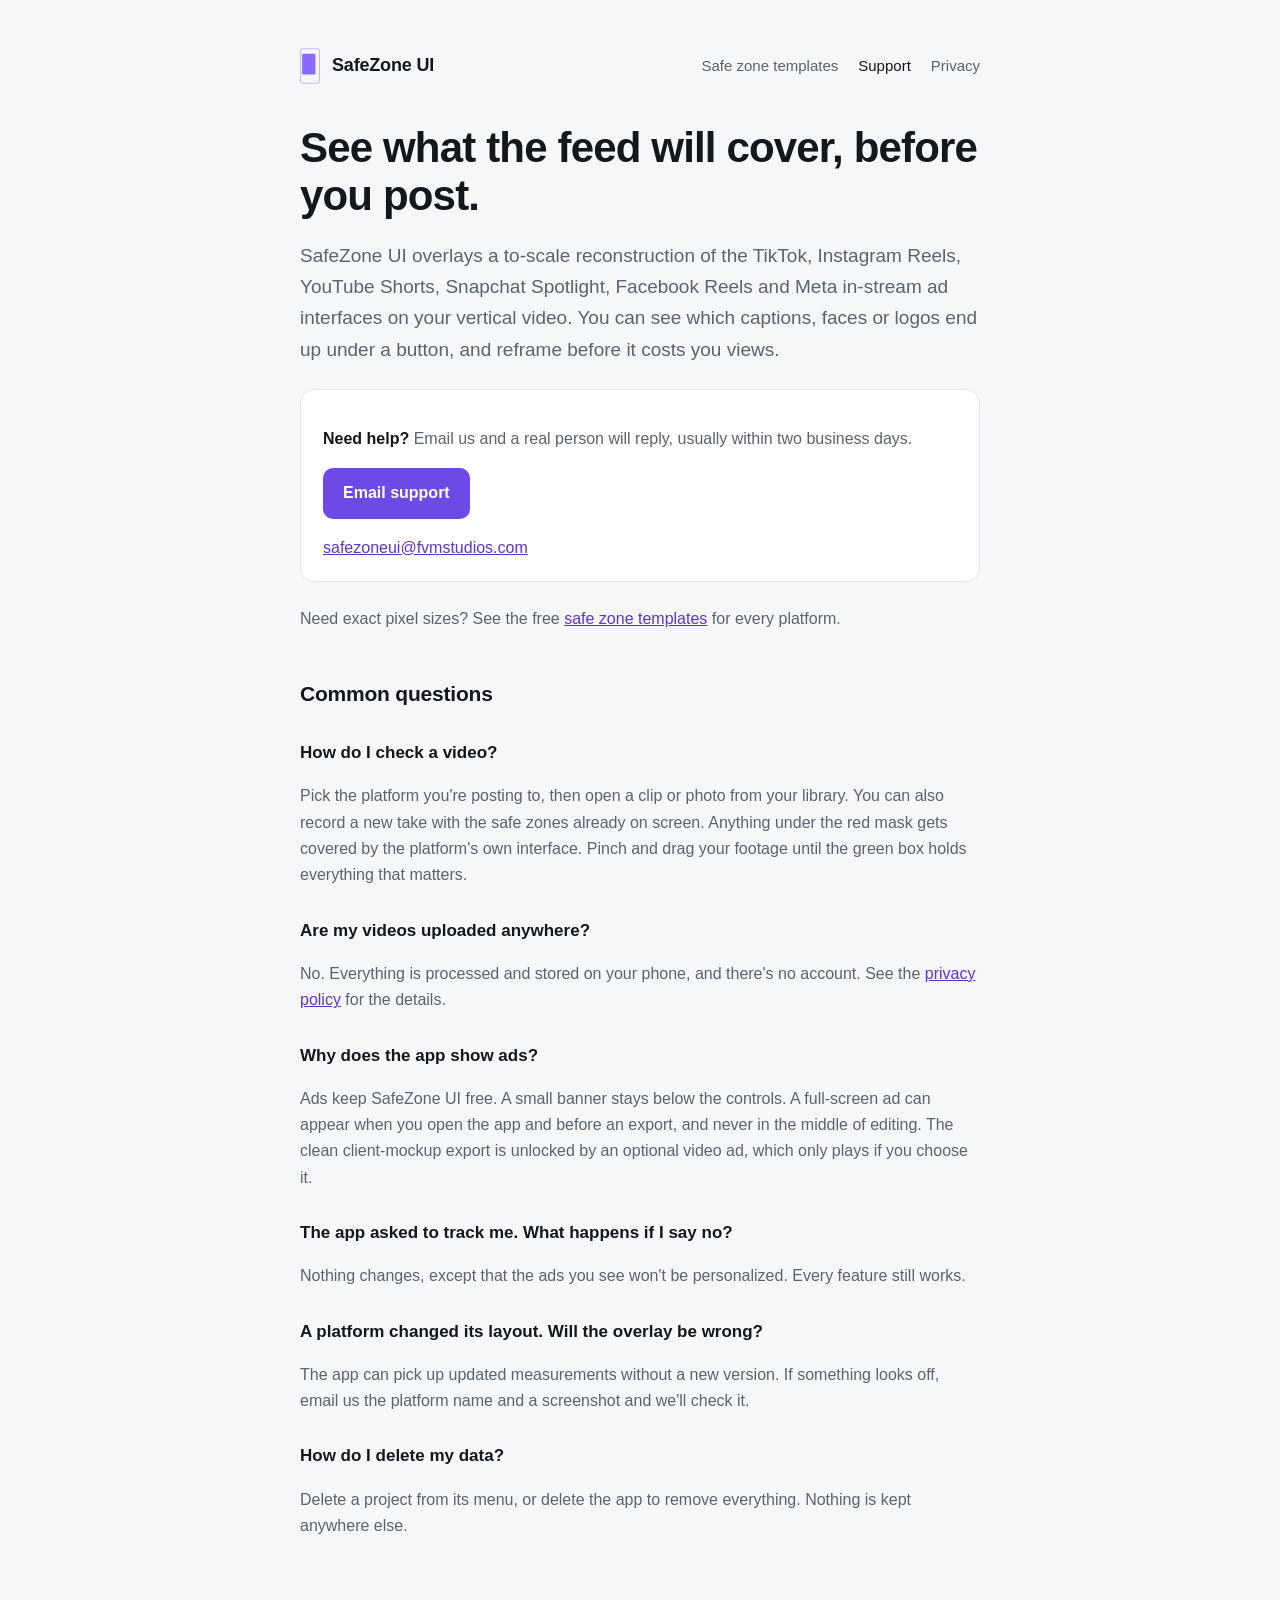
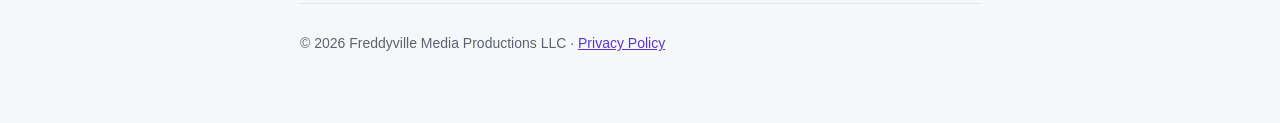
<file: index.html>
<!doctype html>
<html lang="en">
<head>
<meta charset="utf-8">
<meta name="viewport" content="width=device-width, initial-scale=1">
<title>SafeZone UI · Support</title>
<meta name="description" content="SafeZone UI shows you exactly what TikTok, Reels, Shorts and more will cover on your vertical video, before you post.">
<link rel="icon" href="mark.svg" type="image/svg+xml">
<link rel="stylesheet" href="style.css">
<link rel="canonical" href="https://fvm-productions.github.io/safezone-ui-site/">
<script type="application/ld+json">{"@context":"https://schema.org","@type":"MobileApplication","name":"SafeZone UI: Video Safe Zones","operatingSystem":"iOS, Android","applicationCategory":"MultimediaApplication","offers":{"@type":"Offer","price":"0","priceCurrency":"USD"},"publisher":{"@type":"Organization","name":"Freddyville Media Productions LLC"},"description":"Overlays a to-scale reconstruction of TikTok, Instagram Reels, YouTube Shorts, Snapchat Spotlight, Facebook Reels and Meta ad interfaces on your own vertical video so you can see what will be covered before you post.","sameAs":["https://apps.apple.com/app/id6814820004","https://play.google.com/store/apps/details?id=com.freddyville.safezoneui"]}</script>
</head>
<body>
<div class="wrap">
  <header>
    <a href="./"><img class="mark" src="mark.svg" alt=""><span class="brand">SafeZone UI</span></a>
    <nav aria-label="Site"><a href="safe-zones.html">Safe zone templates</a><a href="./" aria-current="page">Support</a><a href="privacy.html">Privacy</a></nav>
  </header>

  <main>
    <h1>See what the feed will cover, before you post.</h1>
    <p class="lede">SafeZone UI overlays a to-scale reconstruction of the TikTok, Instagram Reels, YouTube Shorts, Snapchat Spotlight, Facebook Reels and Meta in-stream ad interfaces on your vertical video. You can see which captions, faces or logos end up under a button, and reframe before it costs you views.</p>

    <div class="card">
      <p><strong>Need help?</strong> Email us and a real person will reply, usually within two business days.</p>
      <p><a class="button" href="mailto:safezoneui@fvmstudios.com?subject=SafeZone%20UI%20support">Email support</a></p>
      <p><a href="mailto:safezoneui@fvmstudios.com">safezoneui@fvmstudios.com</a></p>
    </div>

    <p>Need exact pixel sizes? See the free <a href="safe-zones.html">safe zone templates</a> for every platform.</p>

    <h2>Common questions</h2>

    <h3>How do I check a video?</h3>
    <p>Pick the platform you're posting to, then open a clip or photo from your library. You can also record a new take with the safe zones already on screen. Anything under the red mask gets covered by the platform's own interface. Pinch and drag your footage until the green box holds everything that matters.</p>

    <h3>Are my videos uploaded anywhere?</h3>
    <p>No. Everything is processed and stored on your phone, and there's no account. See the <a href="privacy.html">privacy policy</a> for the details.</p>

    <h3>Why does the app show ads?</h3>
    <p>Ads keep SafeZone UI free. A small banner stays below the controls. A full-screen ad can appear when you open the app and before an export, and never in the middle of editing. The clean client-mockup export is unlocked by an optional video ad, which only plays if you choose it.</p>

    <h3>The app asked to track me. What happens if I say no?</h3>
    <p>Nothing changes, except that the ads you see won't be personalized. Every feature still works.</p>

    <h3>A platform changed its layout. Will the overlay be wrong?</h3>
    <p>The app can pick up updated measurements without a new version. If something looks off, email us the platform name and a screenshot and we'll check it.</p>

    <h3>How do I delete my data?</h3>
    <p>Delete a project from its menu, or delete the app to remove everything. Nothing is kept anywhere else.</p>
  </main>

  <footer>
    <p>© 2026 Freddyville Media Productions LLC · <a href="privacy.html">Privacy Policy</a></p>
  </footer>
</div>
</body>
</html>
</file>
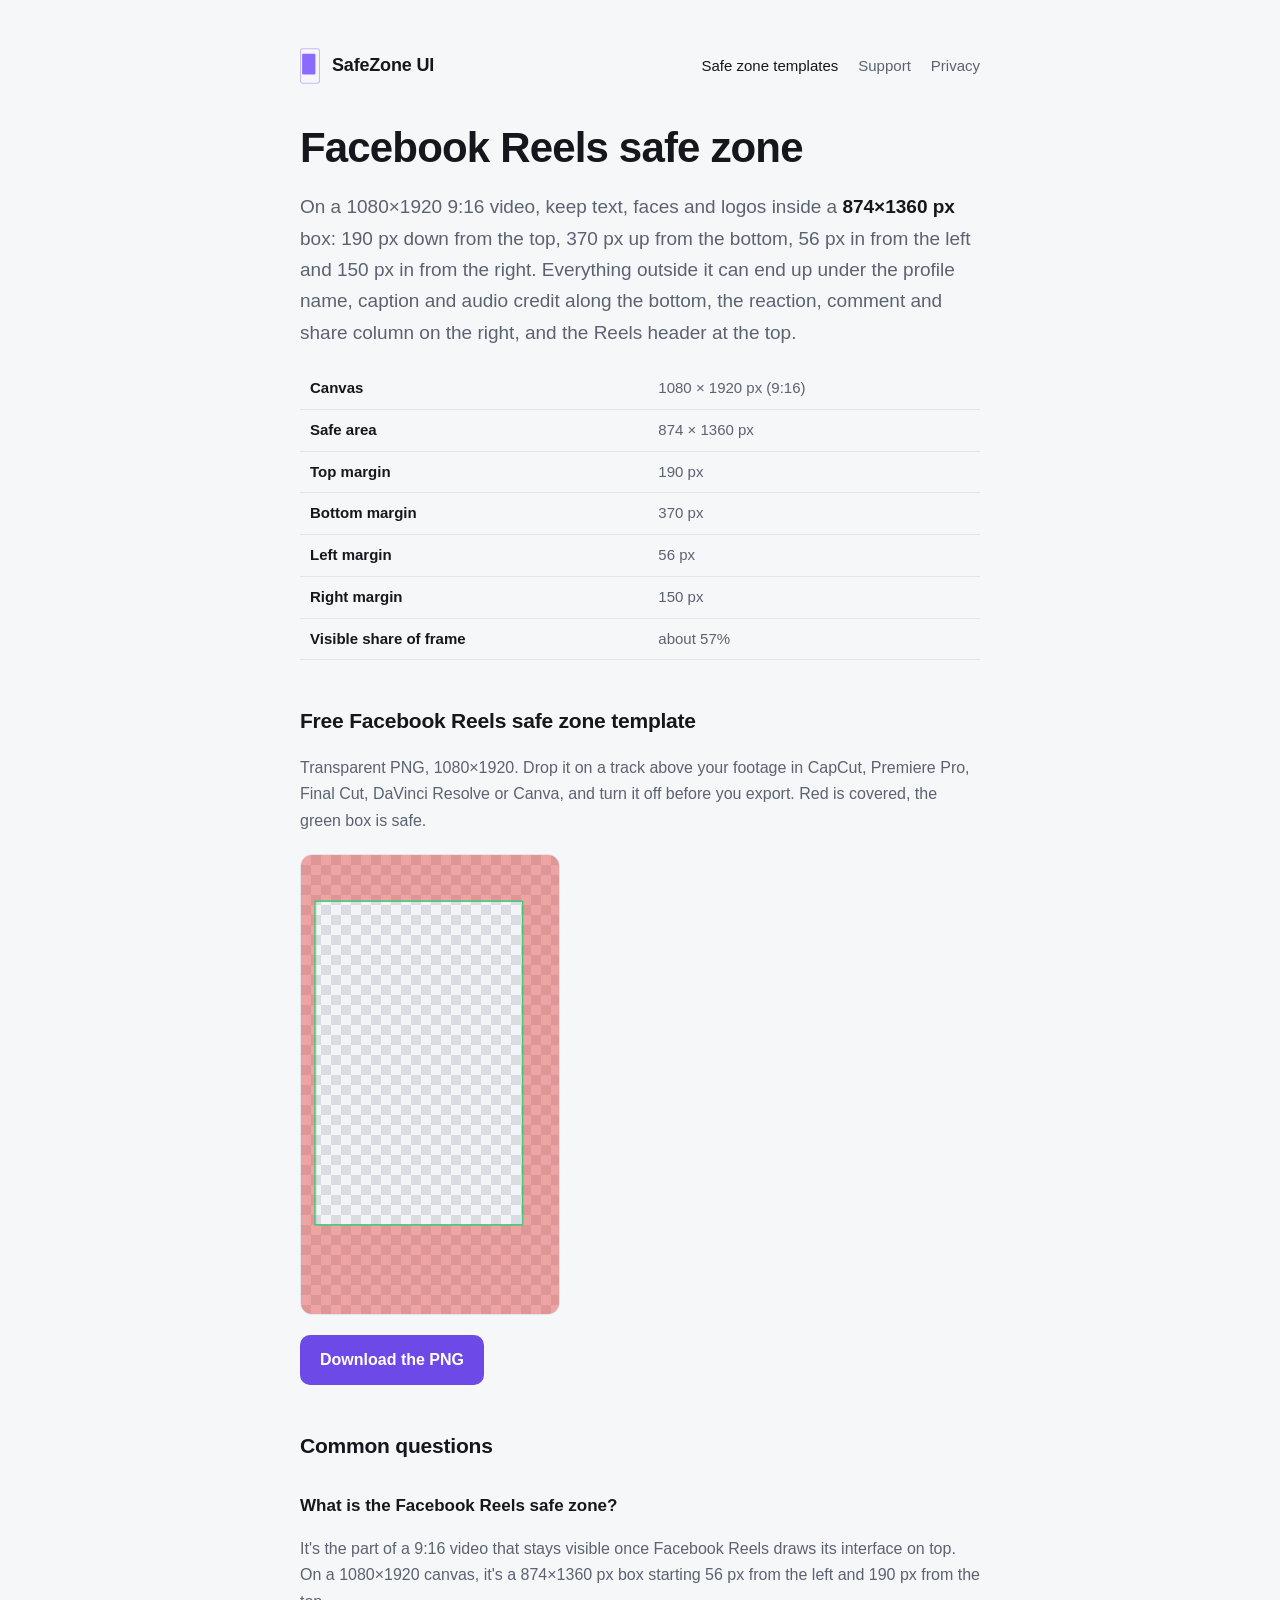
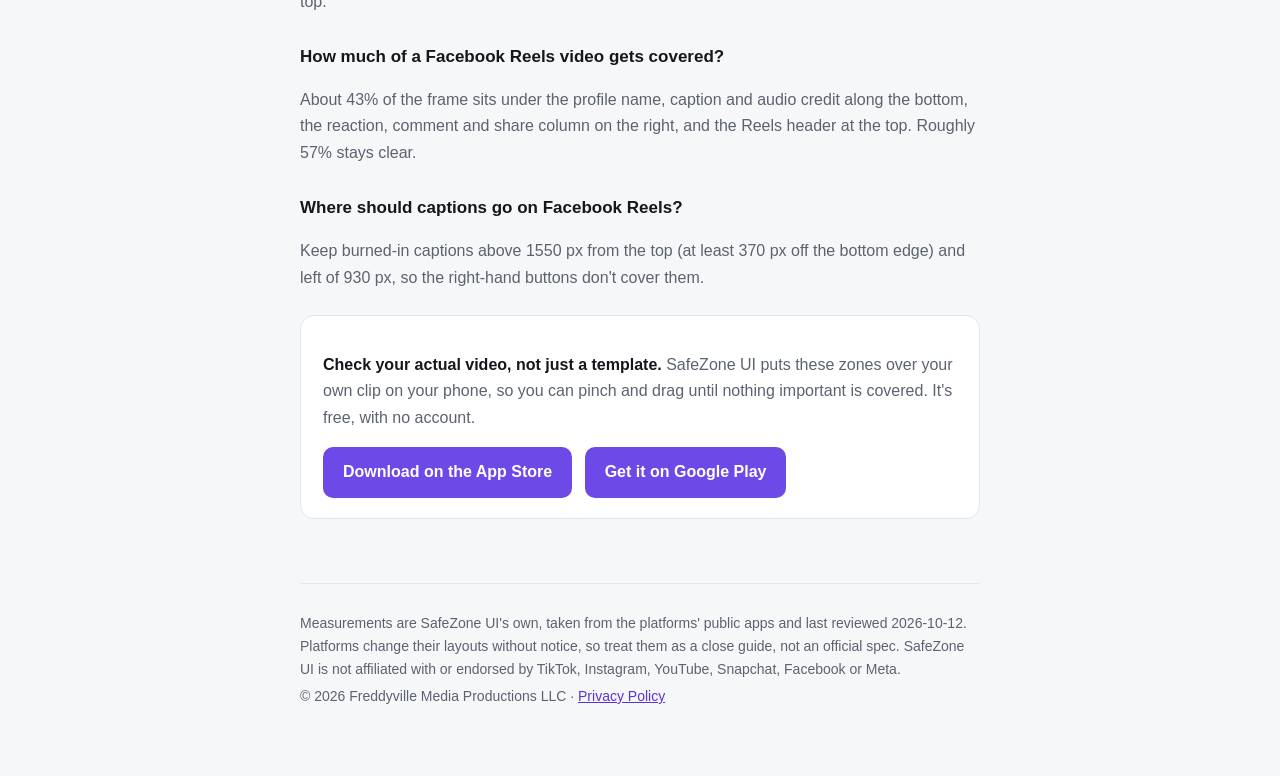
<file: facebook-reels-safe-zone.html>
<!doctype html>
<html lang="en">
<head>
<meta charset="utf-8">
<meta name="viewport" content="width=device-width, initial-scale=1">
<title>Facebook Reels safe zone: dimensions and free template (1080×1920)</title>
<meta name="description" content="The Facebook Reels safe zone on a 1080×1920 canvas: keep text and faces inside 874×1360 px, 190 px from the top and 370 px from the bottom. Free transparent PNG template.">
<link rel="canonical" href="https://fvm-productions.github.io/safezone-ui-site/facebook-reels-safe-zone.html">
<meta property="og:title" content="Facebook Reels safe zone: dimensions and free template (1080×1920)">
<meta property="og:description" content="The Facebook Reels safe zone on a 1080×1920 canvas: keep text and faces inside 874×1360 px, 190 px from the top and 370 px from the bottom. Free transparent PNG template.">
<meta property="og:type" content="website">
<meta property="og:url" content="https://fvm-productions.github.io/safezone-ui-site/facebook-reels-safe-zone.html">
<link rel="icon" href="mark.svg" type="image/svg+xml">
<link rel="stylesheet" href="style.css">
<script type="application/ld+json">{"@context": "https://schema.org", "@type": "FAQPage", "mainEntity": [{"@type": "Question", "name": "What is the Facebook Reels safe zone?", "acceptedAnswer": {"@type": "Answer", "text": "It's the part of a 9:16 video that stays visible once Facebook Reels draws its interface on top. On a 1080\u00d71920 canvas, it's a 874\u00d71360 px box starting 56 px from the left and 190 px from the top."}}, {"@type": "Question", "name": "How much of a Facebook Reels video gets covered?", "acceptedAnswer": {"@type": "Answer", "text": "About 43% of the frame sits under the profile name, caption and audio credit along the bottom, the reaction, comment and share column on the right, and the Reels header at the top. Roughly 57% stays clear."}}, {"@type": "Question", "name": "Where should captions go on Facebook Reels?", "acceptedAnswer": {"@type": "Answer", "text": "Keep burned-in captions above 1550 px from the top (at least 370 px off the bottom edge) and left of 930 px, so the right-hand buttons don't cover them."}}]}</script>
</head>
<body>
<div class="wrap">
  <header>
    <a href="./"><img class="mark" src="mark.svg" alt=""><span class="brand">SafeZone UI</span></a>
    <nav aria-label="Site"><a href="safe-zones.html" aria-current="page">Safe zone templates</a><a href="./">Support</a><a href="privacy.html">Privacy</a></nav>
  </header>
  <main>
    <h1>Facebook Reels safe zone</h1>
    <p class="lede">On a 1080×1920 9:16 video, keep text, faces and logos inside a <strong>874×1360 px</strong> box: 190 px down from the top, 370 px up from the bottom, 56 px in from the left and 150 px in from the right. Everything outside it can end up under the profile name, caption and audio credit along the bottom, the reaction, comment and share column on the right, and the Reels header at the top.</p>
    <table class="spec"><tr><th scope="row">Canvas</th><td>1080 × 1920 px (9:16)</td></tr><tr><th scope="row">Safe area</th><td>874 × 1360 px</td></tr><tr><th scope="row">Top margin</th><td>190 px</td></tr><tr><th scope="row">Bottom margin</th><td>370 px</td></tr><tr><th scope="row">Left margin</th><td>56 px</td></tr><tr><th scope="row">Right margin</th><td>150 px</td></tr><tr><th scope="row">Visible share of frame</th><td>about 57%</td></tr></table>
    <h2>Free Facebook Reels safe zone template</h2>
    <p>Transparent PNG, 1080×1920. Drop it on a track above your footage in CapCut, Premiere Pro, Final Cut, DaVinci Resolve or Canva, and turn it off before you export. Red is covered, the green box is safe.</p>
    <figure class="template"><img src="templates/facebook-reels-safe-zone-1080x1920.png" width="1080" height="1920" alt="Facebook Reels safe zone overlay: red covered areas around a green safe box" loading="lazy"></figure>
    <p><a class="button" href="templates/facebook-reels-safe-zone-1080x1920.png" download>Download the PNG</a></p>
    <h2>Common questions</h2>
<h3>What is the Facebook Reels safe zone?</h3>
<p>It's the part of a 9:16 video that stays visible once Facebook Reels draws its interface on top. On a 1080×1920 canvas, it's a 874×1360 px box starting 56 px from the left and 190 px from the top.</p>
<h3>How much of a Facebook Reels video gets covered?</h3>
<p>About 43% of the frame sits under the profile name, caption and audio credit along the bottom, the reaction, comment and share column on the right, and the Reels header at the top. Roughly 57% stays clear.</p>
<h3>Where should captions go on Facebook Reels?</h3>
<p>Keep burned-in captions above 1550 px from the top (at least 370 px off the bottom edge) and left of 930 px, so the right-hand buttons don't cover them.</p>
  </main>
  <div class="card">
    <p><strong>Check your actual video, not just a template.</strong> SafeZone UI puts these zones over your own clip on your phone, so you can pinch and drag until nothing important is covered. It's free, with no account.</p>
    <p><a class="button" href="https://apps.apple.com/app/id6814820004">Download on the App Store</a> <a class="button" href="https://play.google.com/store/apps/details?id=com.freddyville.safezoneui">Get it on Google Play</a></p>
  </div>
  <footer>
    <p>Measurements are SafeZone UI's own, taken from the platforms' public apps and last reviewed 2026-10-12. Platforms change their layouts without notice, so treat them as a close guide, not an official spec. SafeZone UI is not affiliated with or endorsed by TikTok, Instagram, YouTube, Snapchat, Facebook or Meta.</p>
    <p>© 2026 Freddyville Media Productions LLC · <a href="privacy.html">Privacy Policy</a></p>
  </footer>
</div>
</body>
</html>
</file>
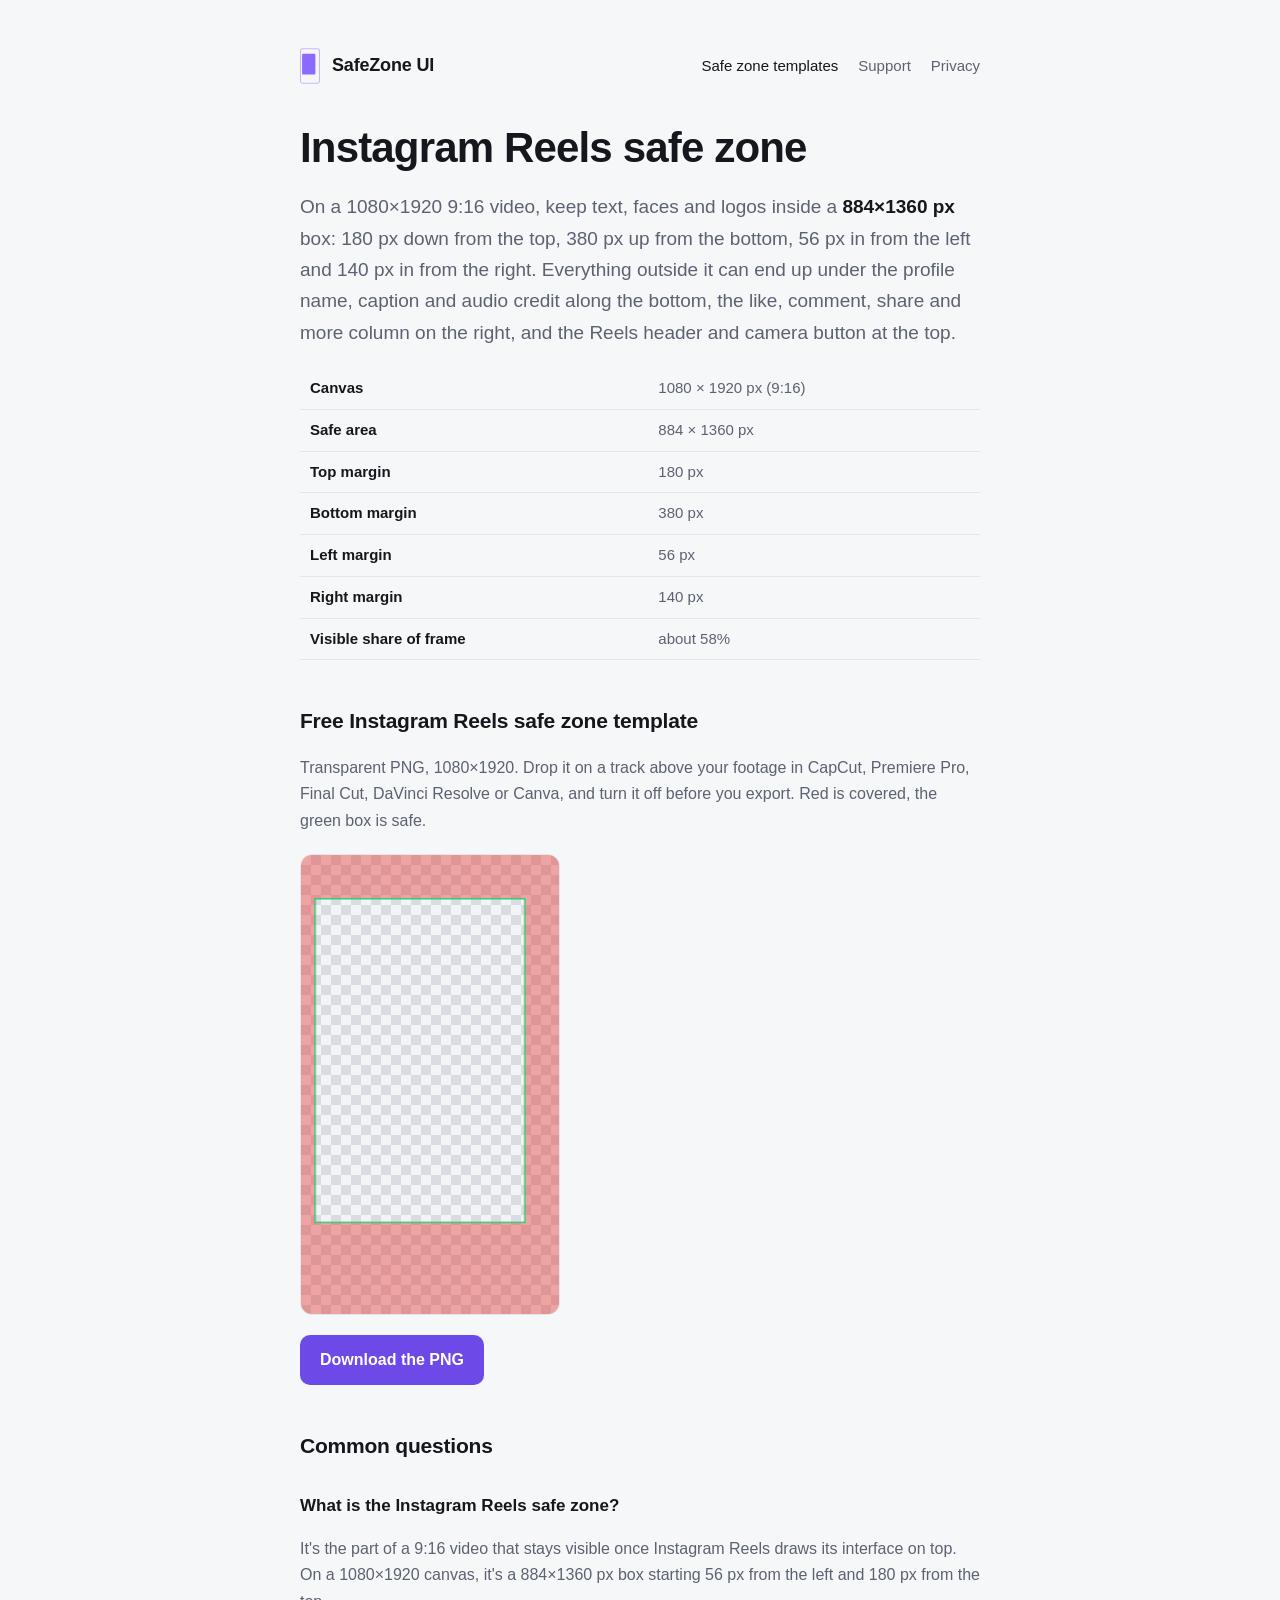
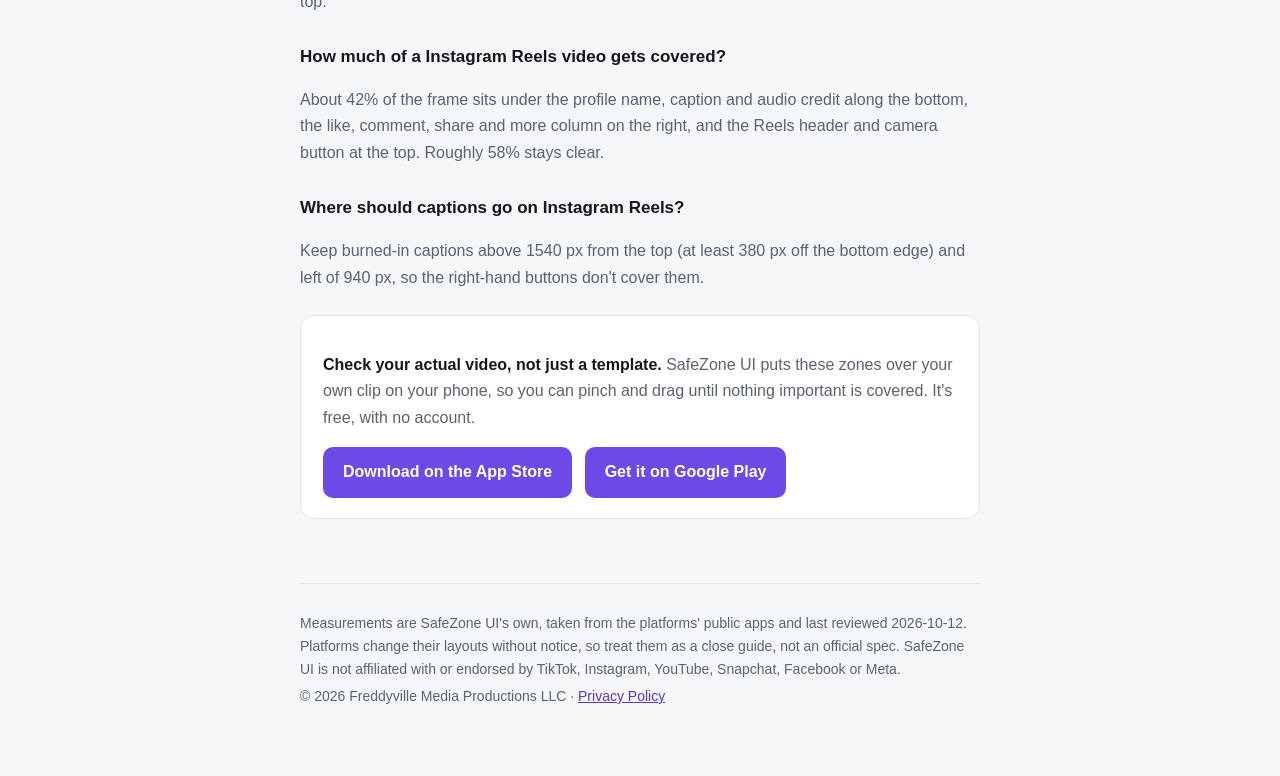
<file: instagram-reels-safe-zone.html>
<!doctype html>
<html lang="en">
<head>
<meta charset="utf-8">
<meta name="viewport" content="width=device-width, initial-scale=1">
<title>Instagram Reels safe zone: dimensions and free template (1080×1920)</title>
<meta name="description" content="The Instagram Reels safe zone on a 1080×1920 canvas: keep text and faces inside 884×1360 px, 180 px from the top and 380 px from the bottom. Free transparent PNG template.">
<link rel="canonical" href="https://fvm-productions.github.io/safezone-ui-site/instagram-reels-safe-zone.html">
<meta property="og:title" content="Instagram Reels safe zone: dimensions and free template (1080×1920)">
<meta property="og:description" content="The Instagram Reels safe zone on a 1080×1920 canvas: keep text and faces inside 884×1360 px, 180 px from the top and 380 px from the bottom. Free transparent PNG template.">
<meta property="og:type" content="website">
<meta property="og:url" content="https://fvm-productions.github.io/safezone-ui-site/instagram-reels-safe-zone.html">
<link rel="icon" href="mark.svg" type="image/svg+xml">
<link rel="stylesheet" href="style.css">
<script type="application/ld+json">{"@context": "https://schema.org", "@type": "FAQPage", "mainEntity": [{"@type": "Question", "name": "What is the Instagram Reels safe zone?", "acceptedAnswer": {"@type": "Answer", "text": "It's the part of a 9:16 video that stays visible once Instagram Reels draws its interface on top. On a 1080\u00d71920 canvas, it's a 884\u00d71360 px box starting 56 px from the left and 180 px from the top."}}, {"@type": "Question", "name": "How much of a Instagram Reels video gets covered?", "acceptedAnswer": {"@type": "Answer", "text": "About 42% of the frame sits under the profile name, caption and audio credit along the bottom, the like, comment, share and more column on the right, and the Reels header and camera button at the top. Roughly 58% stays clear."}}, {"@type": "Question", "name": "Where should captions go on Instagram Reels?", "acceptedAnswer": {"@type": "Answer", "text": "Keep burned-in captions above 1540 px from the top (at least 380 px off the bottom edge) and left of 940 px, so the right-hand buttons don't cover them."}}]}</script>
</head>
<body>
<div class="wrap">
  <header>
    <a href="./"><img class="mark" src="mark.svg" alt=""><span class="brand">SafeZone UI</span></a>
    <nav aria-label="Site"><a href="safe-zones.html" aria-current="page">Safe zone templates</a><a href="./">Support</a><a href="privacy.html">Privacy</a></nav>
  </header>
  <main>
    <h1>Instagram Reels safe zone</h1>
    <p class="lede">On a 1080×1920 9:16 video, keep text, faces and logos inside a <strong>884×1360 px</strong> box: 180 px down from the top, 380 px up from the bottom, 56 px in from the left and 140 px in from the right. Everything outside it can end up under the profile name, caption and audio credit along the bottom, the like, comment, share and more column on the right, and the Reels header and camera button at the top.</p>
    <table class="spec"><tr><th scope="row">Canvas</th><td>1080 × 1920 px (9:16)</td></tr><tr><th scope="row">Safe area</th><td>884 × 1360 px</td></tr><tr><th scope="row">Top margin</th><td>180 px</td></tr><tr><th scope="row">Bottom margin</th><td>380 px</td></tr><tr><th scope="row">Left margin</th><td>56 px</td></tr><tr><th scope="row">Right margin</th><td>140 px</td></tr><tr><th scope="row">Visible share of frame</th><td>about 58%</td></tr></table>
    <h2>Free Instagram Reels safe zone template</h2>
    <p>Transparent PNG, 1080×1920. Drop it on a track above your footage in CapCut, Premiere Pro, Final Cut, DaVinci Resolve or Canva, and turn it off before you export. Red is covered, the green box is safe.</p>
    <figure class="template"><img src="templates/instagram-reels-safe-zone-1080x1920.png" width="1080" height="1920" alt="Instagram Reels safe zone overlay: red covered areas around a green safe box" loading="lazy"></figure>
    <p><a class="button" href="templates/instagram-reels-safe-zone-1080x1920.png" download>Download the PNG</a></p>
    <h2>Common questions</h2>
<h3>What is the Instagram Reels safe zone?</h3>
<p>It's the part of a 9:16 video that stays visible once Instagram Reels draws its interface on top. On a 1080×1920 canvas, it's a 884×1360 px box starting 56 px from the left and 180 px from the top.</p>
<h3>How much of a Instagram Reels video gets covered?</h3>
<p>About 42% of the frame sits under the profile name, caption and audio credit along the bottom, the like, comment, share and more column on the right, and the Reels header and camera button at the top. Roughly 58% stays clear.</p>
<h3>Where should captions go on Instagram Reels?</h3>
<p>Keep burned-in captions above 1540 px from the top (at least 380 px off the bottom edge) and left of 940 px, so the right-hand buttons don't cover them.</p>
  </main>
  <div class="card">
    <p><strong>Check your actual video, not just a template.</strong> SafeZone UI puts these zones over your own clip on your phone, so you can pinch and drag until nothing important is covered. It's free, with no account.</p>
    <p><a class="button" href="https://apps.apple.com/app/id6814820004">Download on the App Store</a> <a class="button" href="https://play.google.com/store/apps/details?id=com.freddyville.safezoneui">Get it on Google Play</a></p>
  </div>
  <footer>
    <p>Measurements are SafeZone UI's own, taken from the platforms' public apps and last reviewed 2026-10-12. Platforms change their layouts without notice, so treat them as a close guide, not an official spec. SafeZone UI is not affiliated with or endorsed by TikTok, Instagram, YouTube, Snapchat, Facebook or Meta.</p>
    <p>© 2026 Freddyville Media Productions LLC · <a href="privacy.html">Privacy Policy</a></p>
  </footer>
</div>
</body>
</html>
</file>
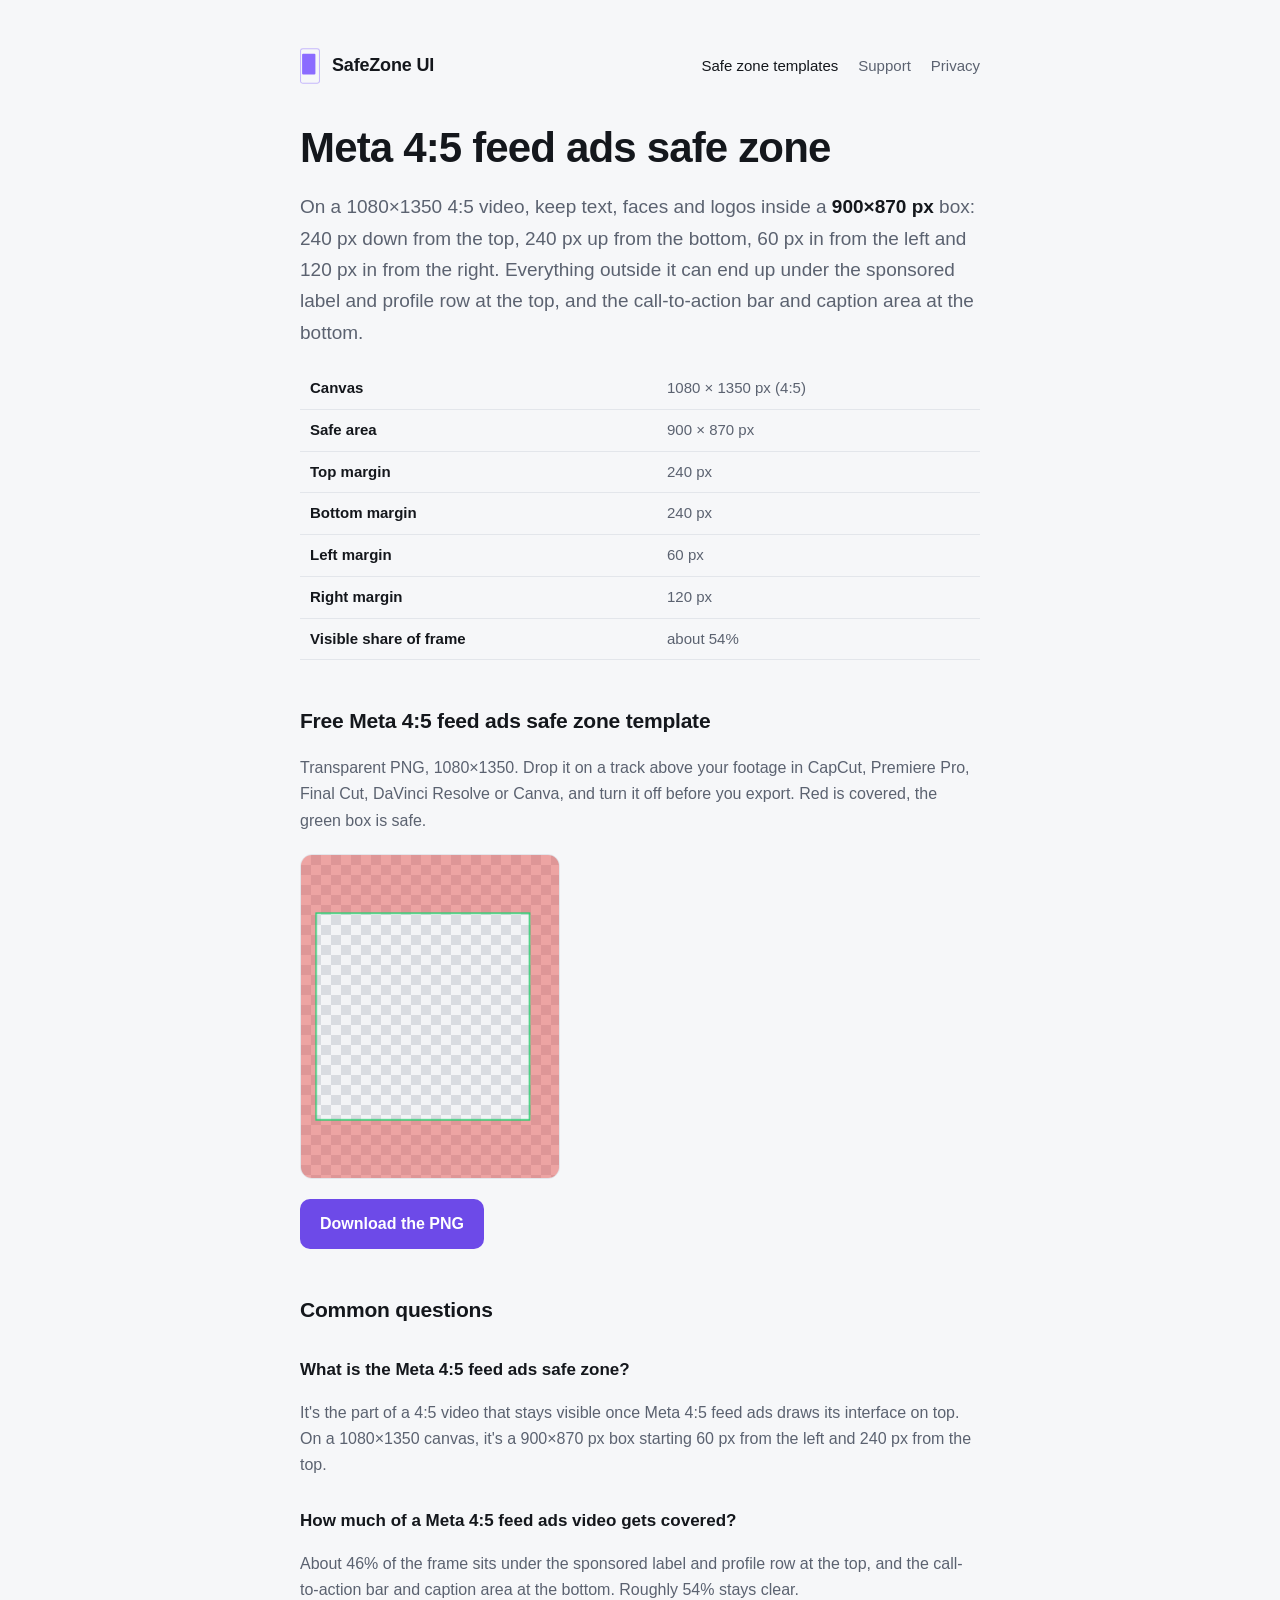
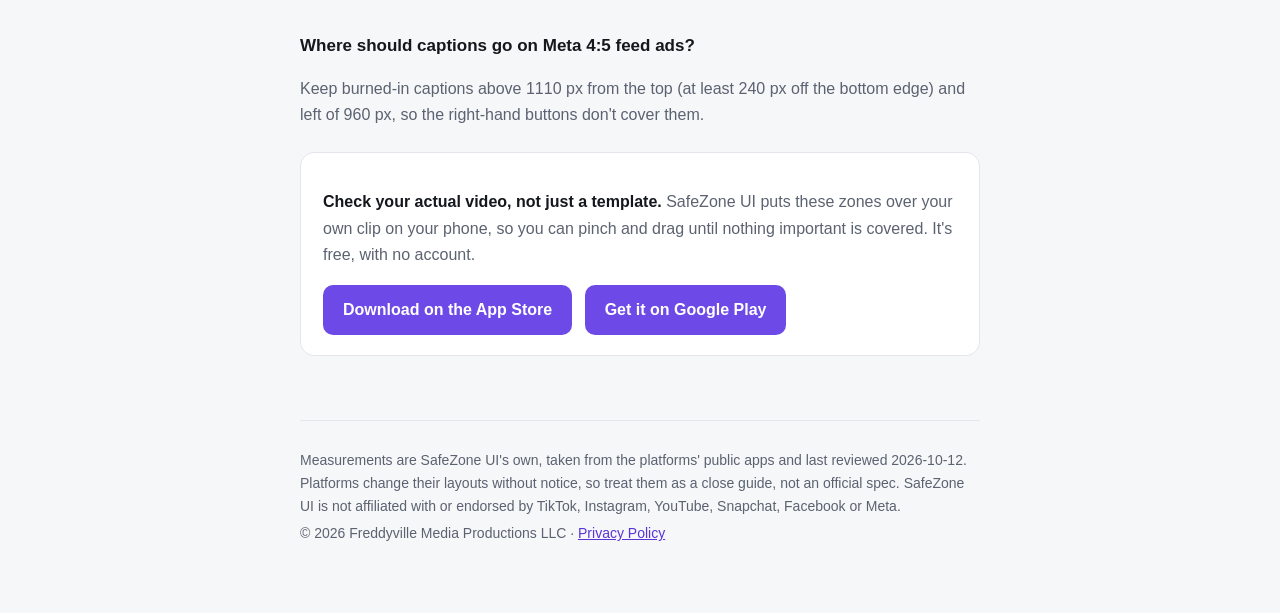
<file: meta-ads-4x5-safe-zone.html>
<!doctype html>
<html lang="en">
<head>
<meta charset="utf-8">
<meta name="viewport" content="width=device-width, initial-scale=1">
<title>Meta 4:5 feed ads safe zone: dimensions and free template (1080×1350)</title>
<meta name="description" content="The Meta 4:5 feed ads safe zone on a 1080×1350 canvas: keep text and faces inside 900×870 px, 240 px from the top and 240 px from the bottom. Free transparent PNG template.">
<link rel="canonical" href="https://fvm-productions.github.io/safezone-ui-site/meta-ads-4x5-safe-zone.html">
<meta property="og:title" content="Meta 4:5 feed ads safe zone: dimensions and free template (1080×1350)">
<meta property="og:description" content="The Meta 4:5 feed ads safe zone on a 1080×1350 canvas: keep text and faces inside 900×870 px, 240 px from the top and 240 px from the bottom. Free transparent PNG template.">
<meta property="og:type" content="website">
<meta property="og:url" content="https://fvm-productions.github.io/safezone-ui-site/meta-ads-4x5-safe-zone.html">
<link rel="icon" href="mark.svg" type="image/svg+xml">
<link rel="stylesheet" href="style.css">
<script type="application/ld+json">{"@context": "https://schema.org", "@type": "FAQPage", "mainEntity": [{"@type": "Question", "name": "What is the Meta 4:5 feed ads safe zone?", "acceptedAnswer": {"@type": "Answer", "text": "It's the part of a 4:5 video that stays visible once Meta 4:5 feed ads draws its interface on top. On a 1080\u00d71350 canvas, it's a 900\u00d7870 px box starting 60 px from the left and 240 px from the top."}}, {"@type": "Question", "name": "How much of a Meta 4:5 feed ads video gets covered?", "acceptedAnswer": {"@type": "Answer", "text": "About 46% of the frame sits under the sponsored label and profile row at the top, and the call-to-action bar and caption area at the bottom. Roughly 54% stays clear."}}, {"@type": "Question", "name": "Where should captions go on Meta 4:5 feed ads?", "acceptedAnswer": {"@type": "Answer", "text": "Keep burned-in captions above 1110 px from the top (at least 240 px off the bottom edge) and left of 960 px, so the right-hand buttons don't cover them."}}]}</script>
</head>
<body>
<div class="wrap">
  <header>
    <a href="./"><img class="mark" src="mark.svg" alt=""><span class="brand">SafeZone UI</span></a>
    <nav aria-label="Site"><a href="safe-zones.html" aria-current="page">Safe zone templates</a><a href="./">Support</a><a href="privacy.html">Privacy</a></nav>
  </header>
  <main>
    <h1>Meta 4:5 feed ads safe zone</h1>
    <p class="lede">On a 1080×1350 4:5 video, keep text, faces and logos inside a <strong>900×870 px</strong> box: 240 px down from the top, 240 px up from the bottom, 60 px in from the left and 120 px in from the right. Everything outside it can end up under the sponsored label and profile row at the top, and the call-to-action bar and caption area at the bottom.</p>
    <table class="spec"><tr><th scope="row">Canvas</th><td>1080 × 1350 px (4:5)</td></tr><tr><th scope="row">Safe area</th><td>900 × 870 px</td></tr><tr><th scope="row">Top margin</th><td>240 px</td></tr><tr><th scope="row">Bottom margin</th><td>240 px</td></tr><tr><th scope="row">Left margin</th><td>60 px</td></tr><tr><th scope="row">Right margin</th><td>120 px</td></tr><tr><th scope="row">Visible share of frame</th><td>about 54%</td></tr></table>
    <h2>Free Meta 4:5 feed ads safe zone template</h2>
    <p>Transparent PNG, 1080×1350. Drop it on a track above your footage in CapCut, Premiere Pro, Final Cut, DaVinci Resolve or Canva, and turn it off before you export. Red is covered, the green box is safe.</p>
    <figure class="template"><img src="templates/meta-ads-4x5-safe-zone-1080x1350.png" width="1080" height="1350" alt="Meta 4:5 feed ads safe zone overlay: red covered areas around a green safe box" loading="lazy"></figure>
    <p><a class="button" href="templates/meta-ads-4x5-safe-zone-1080x1350.png" download>Download the PNG</a></p>
    <h2>Common questions</h2>
<h3>What is the Meta 4:5 feed ads safe zone?</h3>
<p>It's the part of a 4:5 video that stays visible once Meta 4:5 feed ads draws its interface on top. On a 1080×1350 canvas, it's a 900×870 px box starting 60 px from the left and 240 px from the top.</p>
<h3>How much of a Meta 4:5 feed ads video gets covered?</h3>
<p>About 46% of the frame sits under the sponsored label and profile row at the top, and the call-to-action bar and caption area at the bottom. Roughly 54% stays clear.</p>
<h3>Where should captions go on Meta 4:5 feed ads?</h3>
<p>Keep burned-in captions above 1110 px from the top (at least 240 px off the bottom edge) and left of 960 px, so the right-hand buttons don't cover them.</p>
  </main>
  <div class="card">
    <p><strong>Check your actual video, not just a template.</strong> SafeZone UI puts these zones over your own clip on your phone, so you can pinch and drag until nothing important is covered. It's free, with no account.</p>
    <p><a class="button" href="https://apps.apple.com/app/id6814820004">Download on the App Store</a> <a class="button" href="https://play.google.com/store/apps/details?id=com.freddyville.safezoneui">Get it on Google Play</a></p>
  </div>
  <footer>
    <p>Measurements are SafeZone UI's own, taken from the platforms' public apps and last reviewed 2026-10-12. Platforms change their layouts without notice, so treat them as a close guide, not an official spec. SafeZone UI is not affiliated with or endorsed by TikTok, Instagram, YouTube, Snapchat, Facebook or Meta.</p>
    <p>© 2026 Freddyville Media Productions LLC · <a href="privacy.html">Privacy Policy</a></p>
  </footer>
</div>
</body>
</html>
</file>
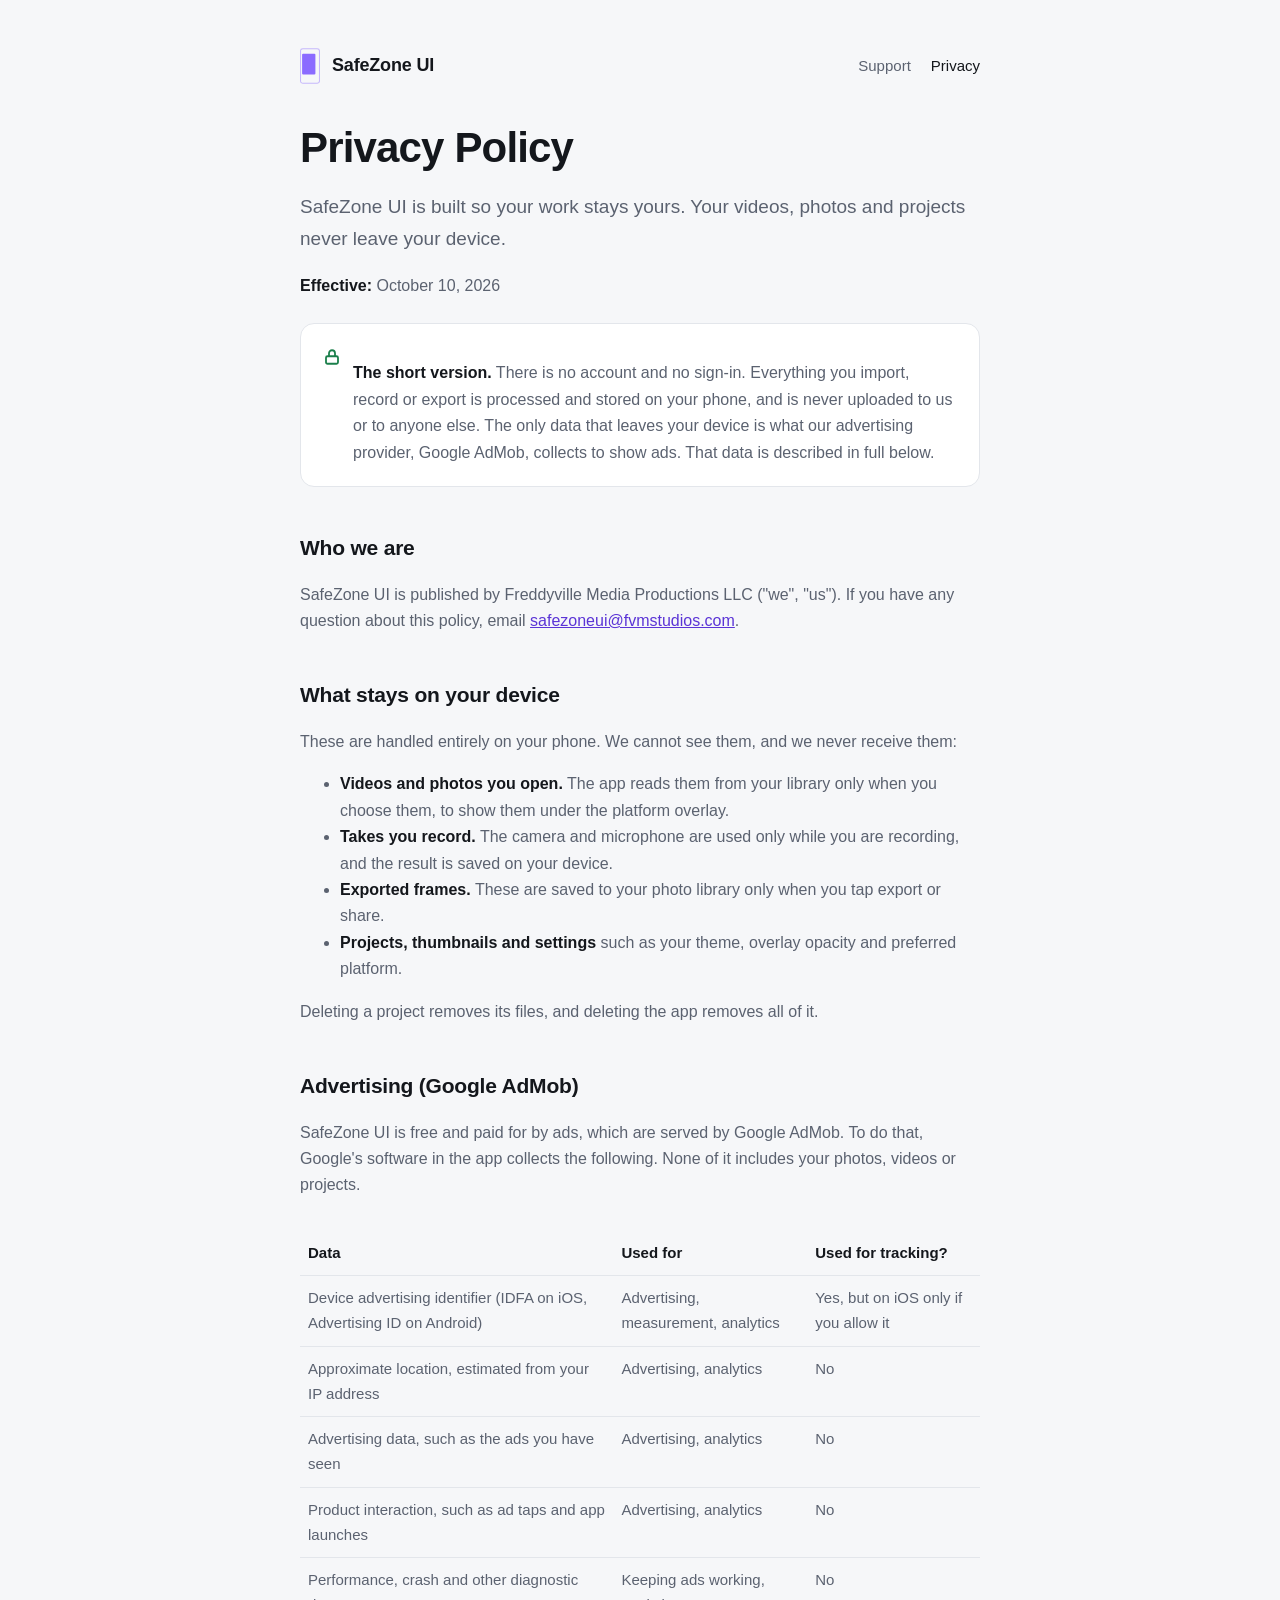
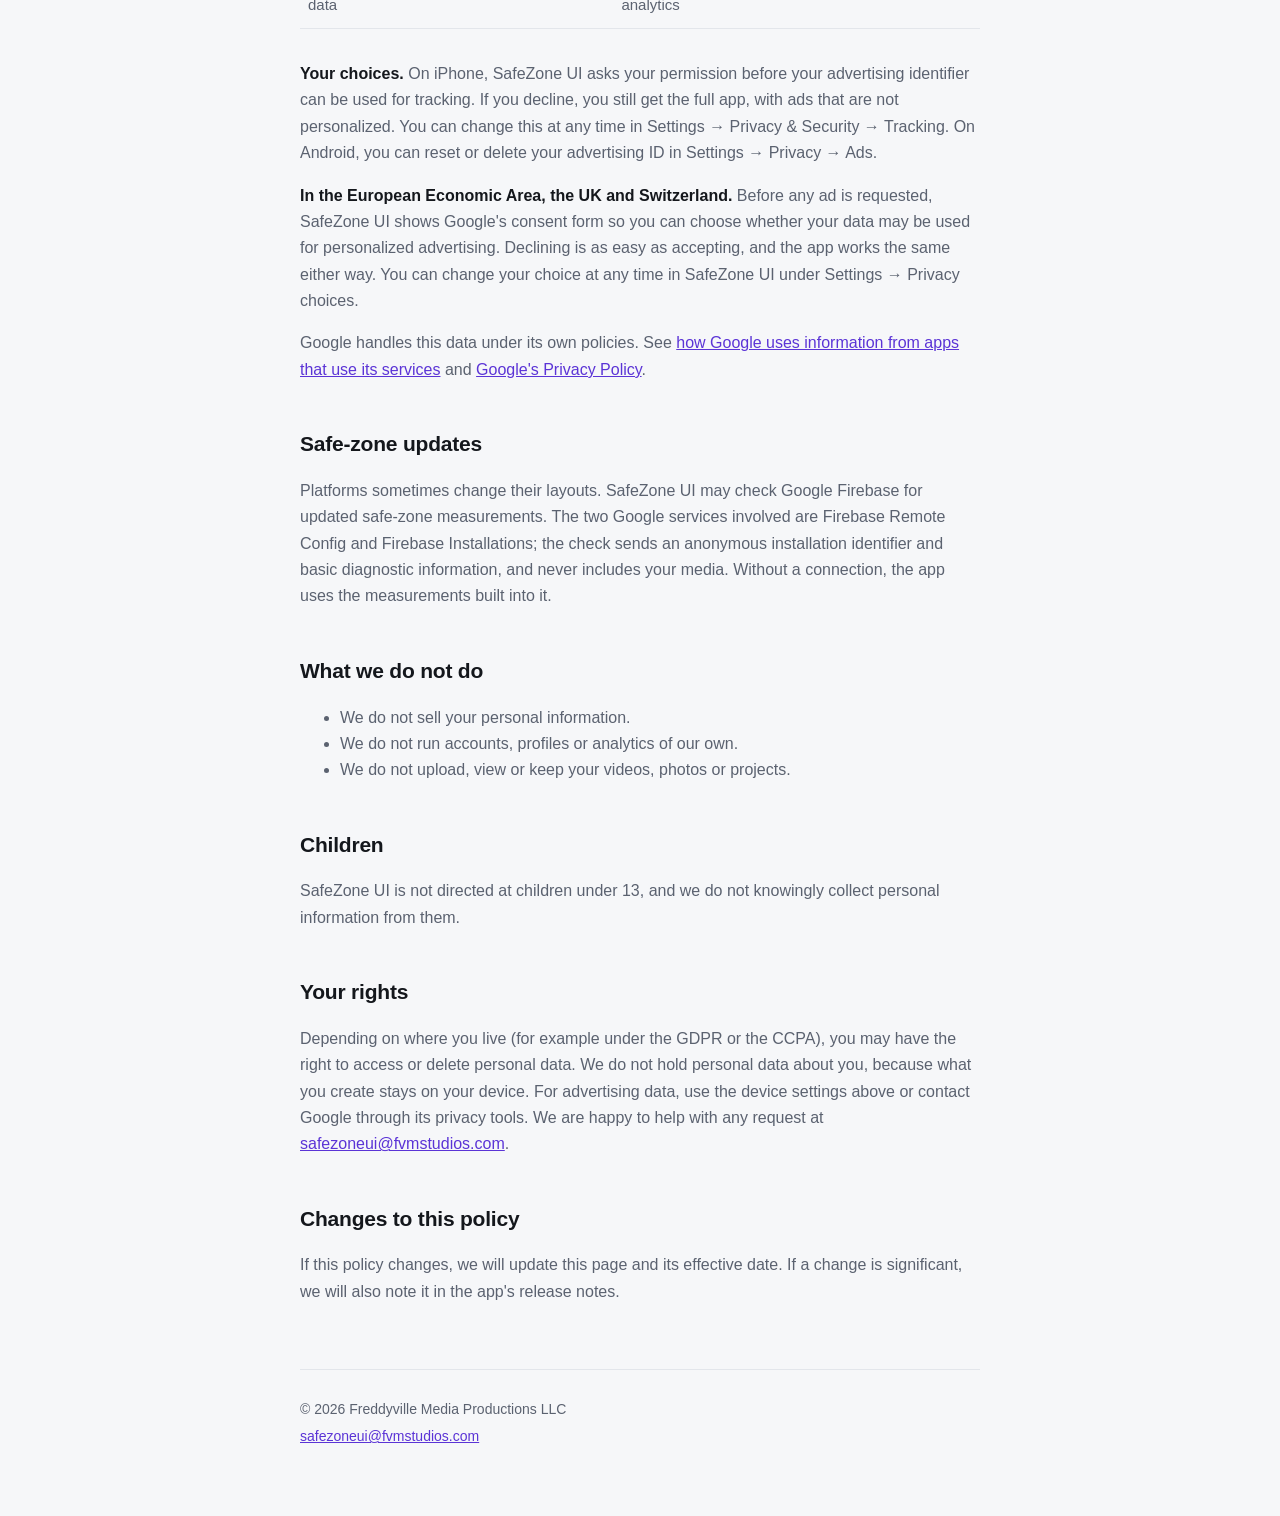
<file: privacy.html>
<!doctype html>
<html lang="en">
<head>
<meta charset="utf-8">
<meta name="viewport" content="width=device-width, initial-scale=1">
<title>Privacy Policy · SafeZone UI</title>
<meta name="description" content="How SafeZone UI handles your data: your videos and photos never leave your device.">
<link rel="icon" href="mark.svg" type="image/svg+xml">
<link rel="stylesheet" href="style.css">
</head>
<body>
<div class="wrap">
  <header>
    <a href="./"><img class="mark" src="mark.svg" alt=""><span class="brand">SafeZone UI</span></a>
    <nav aria-label="Site"><a href="./">Support</a><a href="privacy.html" aria-current="page">Privacy</a></nav>
  </header>

  <main>
    <h1>Privacy Policy</h1>
    <p class="lede">SafeZone UI is built so your work stays yours. Your videos, photos and projects never leave your device.</p>
    <p><strong>Effective:</strong> October 10, 2026</p>

    <div class="card promise">
      <svg width="18" height="18" viewBox="0 0 24 24" fill="none" stroke="currentColor" stroke-width="2.4" aria-hidden="true"><rect x="4" y="11" width="16" height="10" rx="2"/><path d="M8 11V7a4 4 0 0 1 8 0v4"/></svg>
      <p><strong>The short version.</strong> There is no account and no sign-in. Everything you import, record or export is processed and stored on your phone, and is never uploaded to us or to anyone else. The only data that leaves your device is what our advertising provider, Google AdMob, collects to show ads. That data is described in full below.</p>
    </div>

    <h2>Who we are</h2>
    <p>SafeZone UI is published by Freddyville Media Productions LLC ("we", "us"). If you have any question about this policy, email <a href="mailto:safezoneui@fvmstudios.com">safezoneui@fvmstudios.com</a>.</p>

    <h2>What stays on your device</h2>
    <p>These are handled entirely on your phone. We cannot see them, and we never receive them:</p>
    <ul>
      <li><strong>Videos and photos you open.</strong> The app reads them from your library only when you choose them, to show them under the platform overlay.</li>
      <li><strong>Takes you record.</strong> The camera and microphone are used only while you are recording, and the result is saved on your device.</li>
      <li><strong>Exported frames.</strong> These are saved to your photo library only when you tap export or share.</li>
      <li><strong>Projects, thumbnails and settings</strong> such as your theme, overlay opacity and preferred platform.</li>
    </ul>
    <p>Deleting a project removes its files, and deleting the app removes all of it.</p>

    <h2>Advertising (Google AdMob)</h2>
    <p>SafeZone UI is free and paid for by ads, which are served by Google AdMob. To do that, Google's software in the app collects the following. None of it includes your photos, videos or projects.</p>
    <div class="table-scroll">
    <table>
      <thead><tr><th scope="col">Data</th><th scope="col">Used for</th><th scope="col">Used for tracking?</th></tr></thead>
      <tbody>
        <tr><td>Device advertising identifier (IDFA on iOS, Advertising ID on Android)</td><td>Advertising, measurement, analytics</td><td>Yes, but on iOS only if you allow it</td></tr>
        <tr><td>Approximate location, estimated from your IP address</td><td>Advertising, analytics</td><td>No</td></tr>
        <tr><td>Advertising data, such as the ads you have seen</td><td>Advertising, analytics</td><td>No</td></tr>
        <tr><td>Product interaction, such as ad taps and app launches</td><td>Advertising, analytics</td><td>No</td></tr>
        <tr><td>Performance, crash and other diagnostic data</td><td>Keeping ads working, analytics</td><td>No</td></tr>
      </tbody>
    </table>
    </div>
    <p><strong>Your choices.</strong> On iPhone, SafeZone UI asks your permission before your advertising identifier can be used for tracking. If you decline, you still get the full app, with ads that are not personalized. You can change this at any time in Settings → Privacy &amp; Security → Tracking. On Android, you can reset or delete your advertising ID in Settings → Privacy → Ads.</p>
    <p><strong>In the European Economic Area, the UK and Switzerland.</strong> Before any ad is requested, SafeZone UI shows Google's consent form so you can choose whether your data may be used for personalized advertising. Declining is as easy as accepting, and the app works the same either way. You can change your choice at any time in SafeZone UI under Settings → Privacy choices.</p>
    <p>Google handles this data under its own policies. See <a href="https://policies.google.com/technologies/partner-sites">how Google uses information from apps that use its services</a> and <a href="https://policies.google.com/privacy">Google's Privacy Policy</a>.</p>

    <h2>Safe-zone updates</h2>
    <p>Platforms sometimes change their layouts. SafeZone UI may check Google Firebase for updated safe-zone measurements. The two Google services involved are Firebase Remote Config and Firebase Installations; the check sends an anonymous installation identifier and basic diagnostic information, and never includes your media. Without a connection, the app uses the measurements built into it.</p>

    <h2>What we do not do</h2>
    <ul>
      <li>We do not sell your personal information.</li>
      <li>We do not run accounts, profiles or analytics of our own.</li>
      <li>We do not upload, view or keep your videos, photos or projects.</li>
    </ul>

    <h2>Children</h2>
    <p>SafeZone UI is not directed at children under 13, and we do not knowingly collect personal information from them.</p>

    <h2>Your rights</h2>
    <p>Depending on where you live (for example under the GDPR or the CCPA), you may have the right to access or delete personal data. We do not hold personal data about you, because what you create stays on your device. For advertising data, use the device settings above or contact Google through its privacy tools. We are happy to help with any request at <a href="mailto:safezoneui@fvmstudios.com">safezoneui@fvmstudios.com</a>.</p>

    <h2>Changes to this policy</h2>
    <p>If this policy changes, we will update this page and its effective date. If a change is significant, we will also note it in the app's release notes.</p>
  </main>

  <footer>
    <p>© 2026 Freddyville Media Productions LLC</p>
    <p><a href="mailto:safezoneui@fvmstudios.com">safezoneui@fvmstudios.com</a></p>
  </footer>
</div>
</body>
</html>
</file>
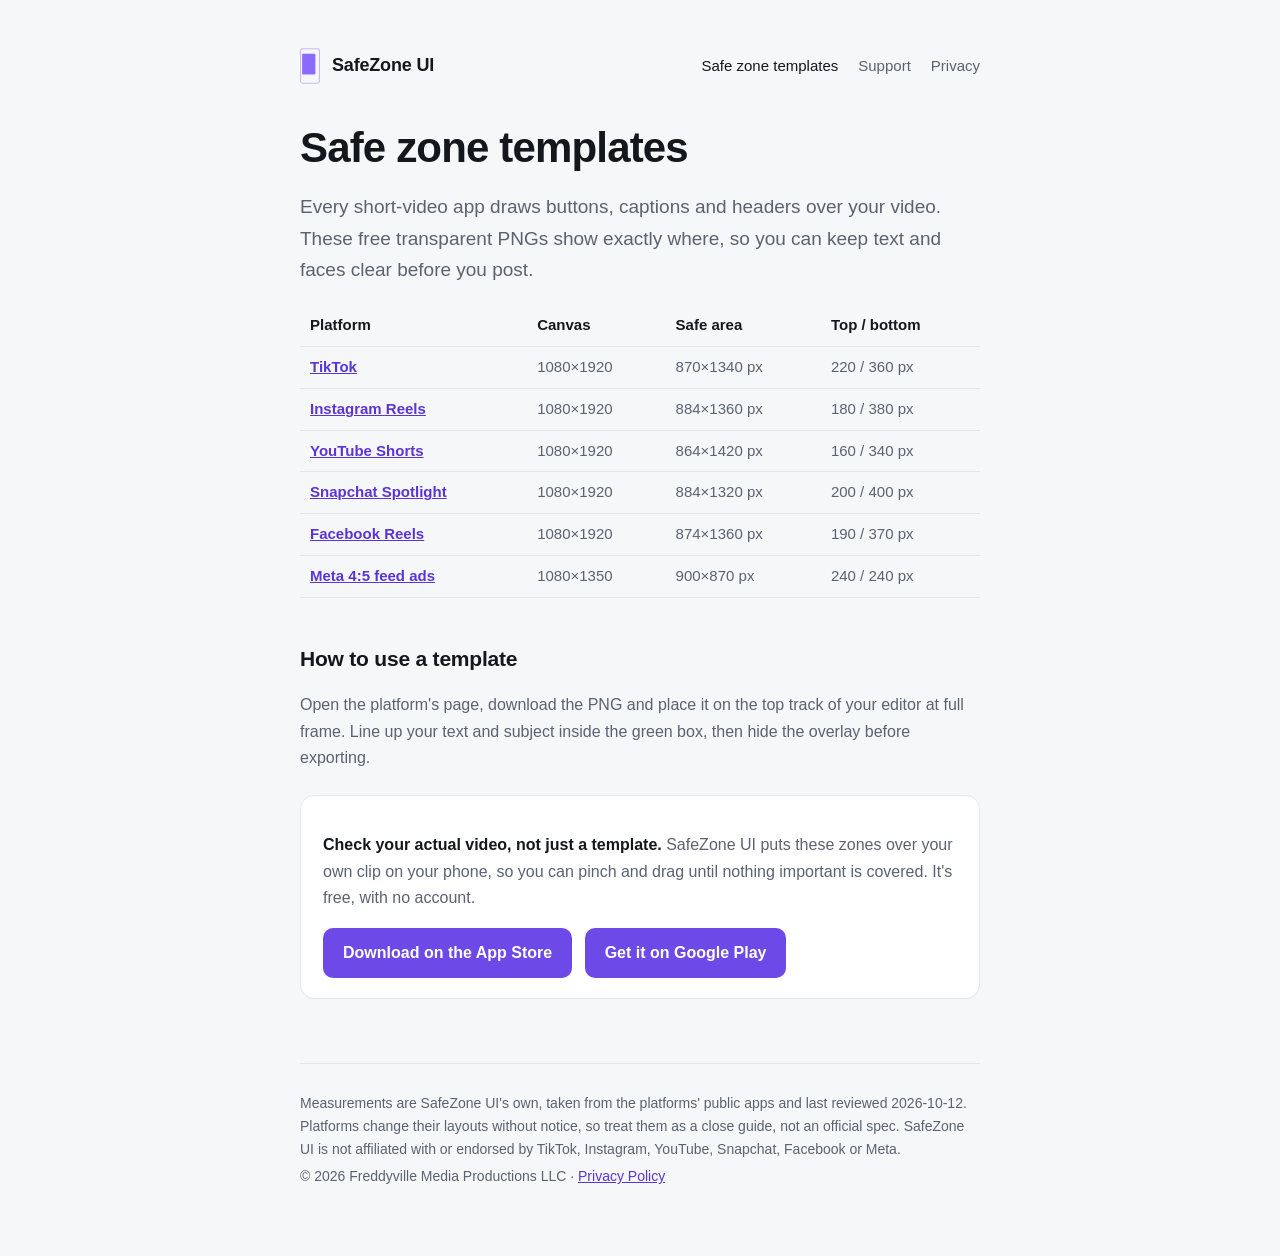
<file: safe-zones.html>
<!doctype html>
<html lang="en">
<head>
<meta charset="utf-8">
<meta name="viewport" content="width=device-width, initial-scale=1">
<title>Safe zone templates for TikTok, Reels, Shorts and more (free PNG)</title>
<meta name="description" content="Free transparent safe zone templates and exact pixel dimensions for TikTok, Instagram Reels, YouTube Shorts, Snapchat Spotlight, Facebook Reels and Meta 4:5 ads.">
<link rel="canonical" href="https://fvm-productions.github.io/safezone-ui-site/safe-zones.html">
<meta property="og:title" content="Safe zone templates for TikTok, Reels, Shorts and more (free PNG)">
<meta property="og:description" content="Free transparent safe zone templates and exact pixel dimensions for TikTok, Instagram Reels, YouTube Shorts, Snapchat Spotlight, Facebook Reels and Meta 4:5 ads.">
<meta property="og:type" content="website">
<meta property="og:url" content="https://fvm-productions.github.io/safezone-ui-site/safe-zones.html">
<link rel="icon" href="mark.svg" type="image/svg+xml">
<link rel="stylesheet" href="style.css">
</head>
<body>
<div class="wrap">
  <header>
    <a href="./"><img class="mark" src="mark.svg" alt=""><span class="brand">SafeZone UI</span></a>
    <nav aria-label="Site"><a href="safe-zones.html" aria-current="page">Safe zone templates</a><a href="./">Support</a><a href="privacy.html">Privacy</a></nav>
  </header>
  <main>
    <h1>Safe zone templates</h1>
    <p class="lede">Every short-video app draws buttons, captions and headers over your video. These free transparent PNGs show exactly where, so you can keep text and faces clear before you post.</p>
    <table class="spec"><thead><tr><th>Platform</th><th>Canvas</th><th>Safe area</th><th>Top / bottom</th></tr></thead><tbody><tr><th scope="row"><a href="tiktok-safe-zone.html">TikTok</a></th><td>1080×1920</td><td>870×1340 px</td><td>220 / 360 px</td></tr><tr><th scope="row"><a href="instagram-reels-safe-zone.html">Instagram Reels</a></th><td>1080×1920</td><td>884×1360 px</td><td>180 / 380 px</td></tr><tr><th scope="row"><a href="youtube-shorts-safe-zone.html">YouTube Shorts</a></th><td>1080×1920</td><td>864×1420 px</td><td>160 / 340 px</td></tr><tr><th scope="row"><a href="snapchat-spotlight-safe-zone.html">Snapchat Spotlight</a></th><td>1080×1920</td><td>884×1320 px</td><td>200 / 400 px</td></tr><tr><th scope="row"><a href="facebook-reels-safe-zone.html">Facebook Reels</a></th><td>1080×1920</td><td>874×1360 px</td><td>190 / 370 px</td></tr><tr><th scope="row"><a href="meta-ads-4x5-safe-zone.html">Meta 4:5 feed ads</a></th><td>1080×1350</td><td>900×870 px</td><td>240 / 240 px</td></tr></tbody></table>
    <h2>How to use a template</h2>
    <p>Open the platform's page, download the PNG and place it on the top track of your editor at full frame. Line up your text and subject inside the green box, then hide the overlay before exporting.</p>
  </main>
  <div class="card">
    <p><strong>Check your actual video, not just a template.</strong> SafeZone UI puts these zones over your own clip on your phone, so you can pinch and drag until nothing important is covered. It's free, with no account.</p>
    <p><a class="button" href="https://apps.apple.com/app/id6814820004">Download on the App Store</a> <a class="button" href="https://play.google.com/store/apps/details?id=com.freddyville.safezoneui">Get it on Google Play</a></p>
  </div>
  <footer>
    <p>Measurements are SafeZone UI's own, taken from the platforms' public apps and last reviewed 2026-10-12. Platforms change their layouts without notice, so treat them as a close guide, not an official spec. SafeZone UI is not affiliated with or endorsed by TikTok, Instagram, YouTube, Snapchat, Facebook or Meta.</p>
    <p>© 2026 Freddyville Media Productions LLC · <a href="privacy.html">Privacy Policy</a></p>
  </footer>
</div>
</body>
</html>
</file>
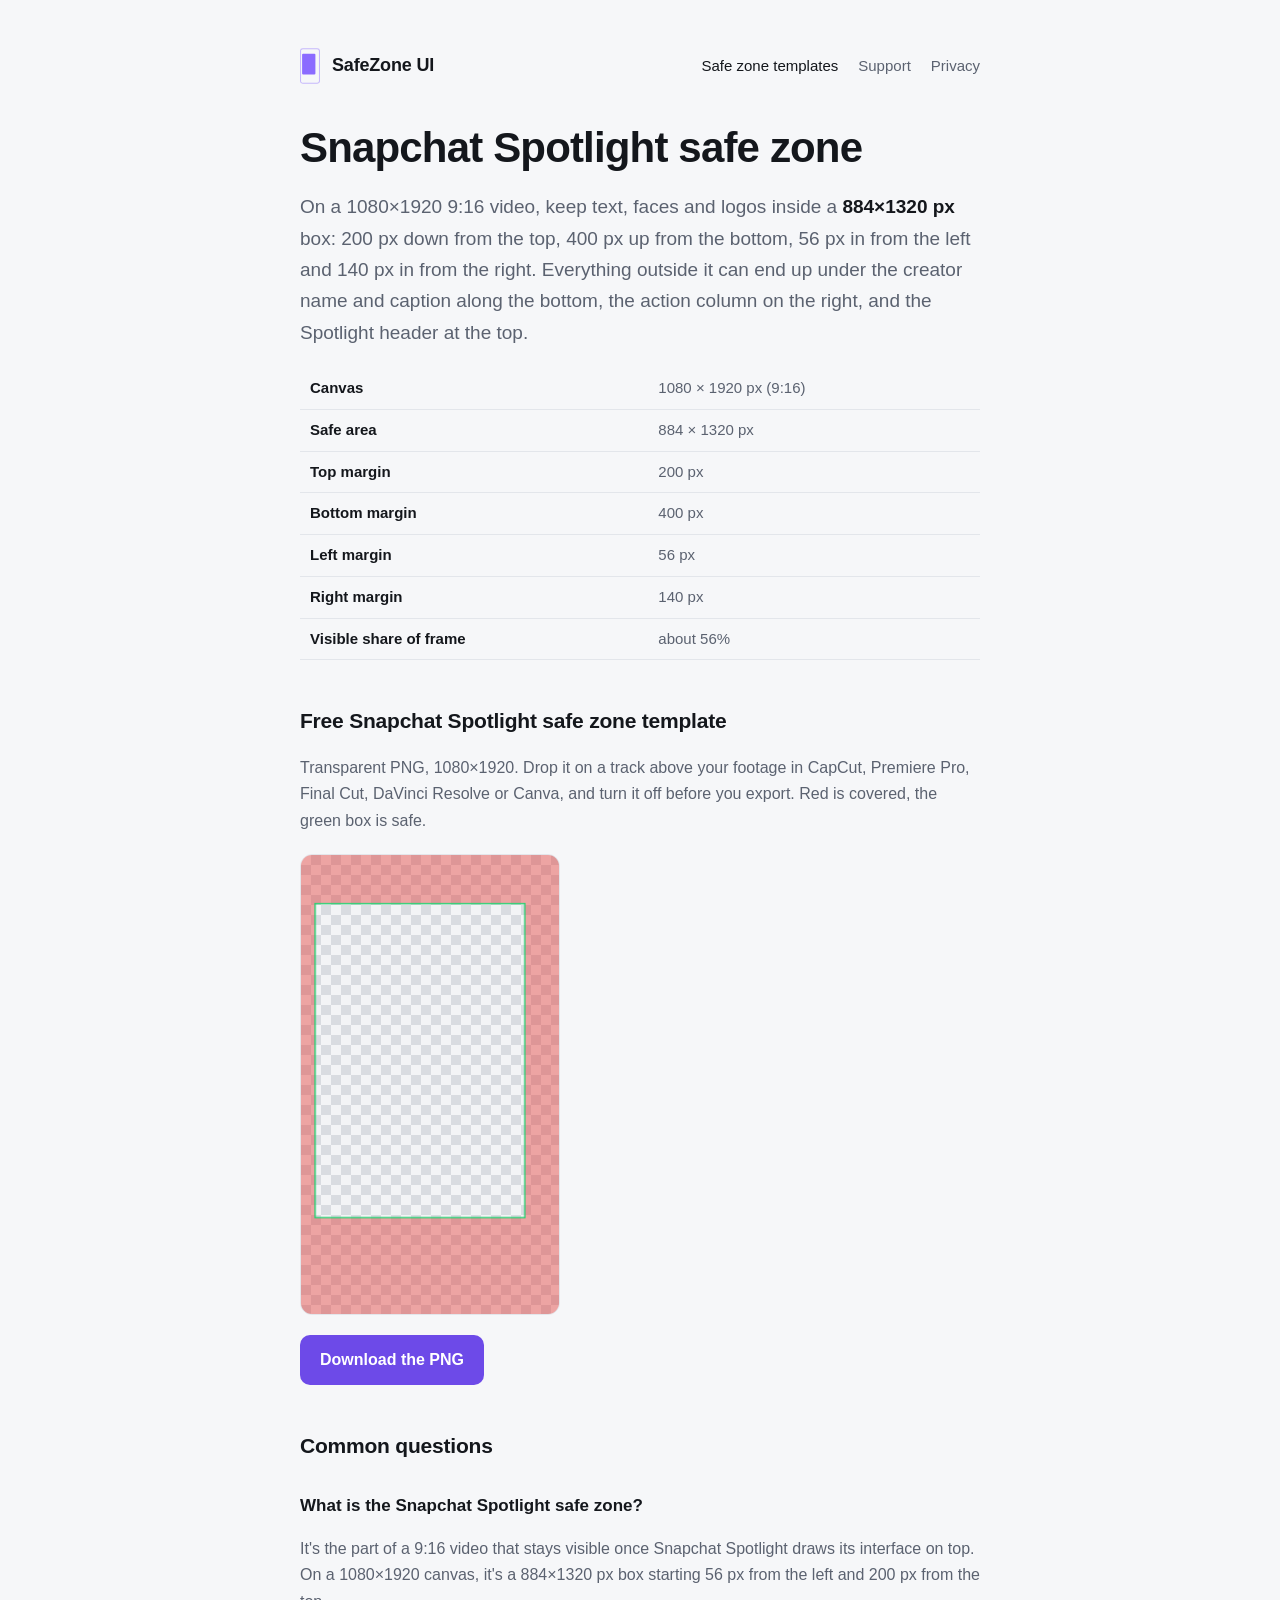
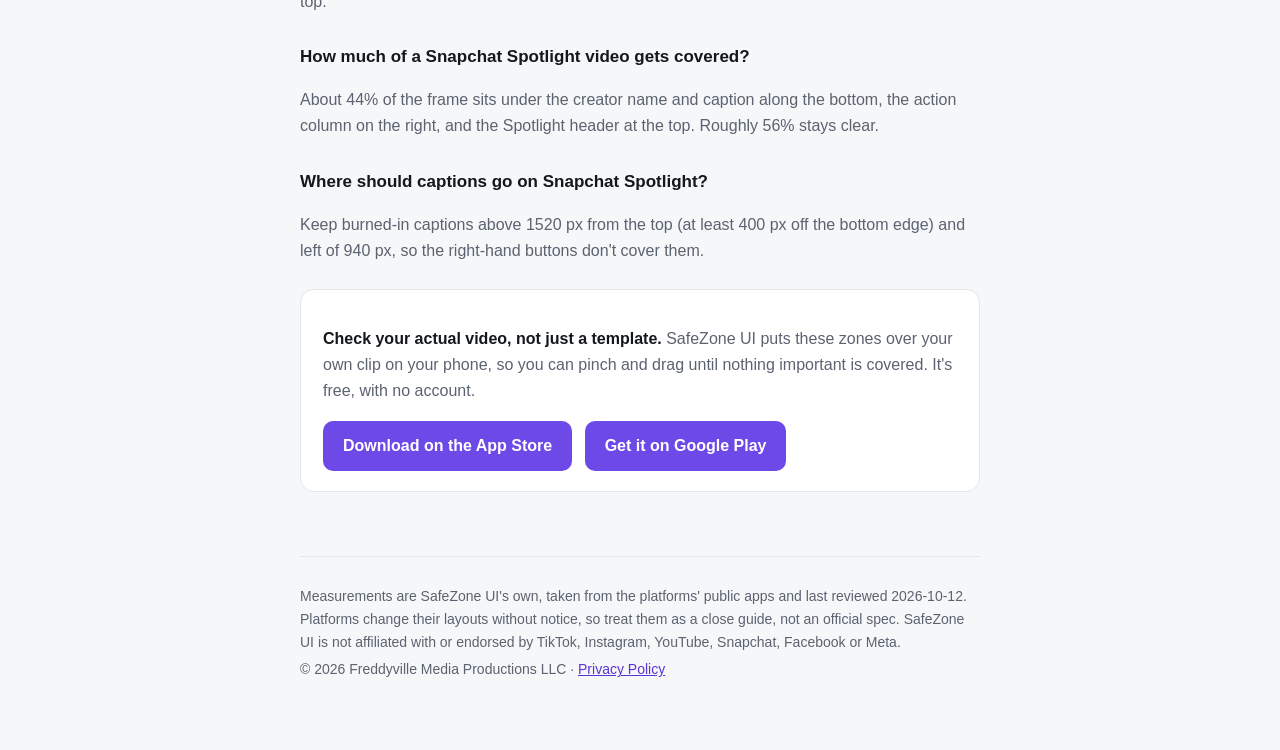
<file: snapchat-spotlight-safe-zone.html>
<!doctype html>
<html lang="en">
<head>
<meta charset="utf-8">
<meta name="viewport" content="width=device-width, initial-scale=1">
<title>Snapchat Spotlight safe zone: dimensions and free template (1080×1920)</title>
<meta name="description" content="The Snapchat Spotlight safe zone on a 1080×1920 canvas: keep text and faces inside 884×1320 px, 200 px from the top and 400 px from the bottom. Free transparent PNG template.">
<link rel="canonical" href="https://fvm-productions.github.io/safezone-ui-site/snapchat-spotlight-safe-zone.html">
<meta property="og:title" content="Snapchat Spotlight safe zone: dimensions and free template (1080×1920)">
<meta property="og:description" content="The Snapchat Spotlight safe zone on a 1080×1920 canvas: keep text and faces inside 884×1320 px, 200 px from the top and 400 px from the bottom. Free transparent PNG template.">
<meta property="og:type" content="website">
<meta property="og:url" content="https://fvm-productions.github.io/safezone-ui-site/snapchat-spotlight-safe-zone.html">
<link rel="icon" href="mark.svg" type="image/svg+xml">
<link rel="stylesheet" href="style.css">
<script type="application/ld+json">{"@context": "https://schema.org", "@type": "FAQPage", "mainEntity": [{"@type": "Question", "name": "What is the Snapchat Spotlight safe zone?", "acceptedAnswer": {"@type": "Answer", "text": "It's the part of a 9:16 video that stays visible once Snapchat Spotlight draws its interface on top. On a 1080\u00d71920 canvas, it's a 884\u00d71320 px box starting 56 px from the left and 200 px from the top."}}, {"@type": "Question", "name": "How much of a Snapchat Spotlight video gets covered?", "acceptedAnswer": {"@type": "Answer", "text": "About 44% of the frame sits under the creator name and caption along the bottom, the action column on the right, and the Spotlight header at the top. Roughly 56% stays clear."}}, {"@type": "Question", "name": "Where should captions go on Snapchat Spotlight?", "acceptedAnswer": {"@type": "Answer", "text": "Keep burned-in captions above 1520 px from the top (at least 400 px off the bottom edge) and left of 940 px, so the right-hand buttons don't cover them."}}]}</script>
</head>
<body>
<div class="wrap">
  <header>
    <a href="./"><img class="mark" src="mark.svg" alt=""><span class="brand">SafeZone UI</span></a>
    <nav aria-label="Site"><a href="safe-zones.html" aria-current="page">Safe zone templates</a><a href="./">Support</a><a href="privacy.html">Privacy</a></nav>
  </header>
  <main>
    <h1>Snapchat Spotlight safe zone</h1>
    <p class="lede">On a 1080×1920 9:16 video, keep text, faces and logos inside a <strong>884×1320 px</strong> box: 200 px down from the top, 400 px up from the bottom, 56 px in from the left and 140 px in from the right. Everything outside it can end up under the creator name and caption along the bottom, the action column on the right, and the Spotlight header at the top.</p>
    <table class="spec"><tr><th scope="row">Canvas</th><td>1080 × 1920 px (9:16)</td></tr><tr><th scope="row">Safe area</th><td>884 × 1320 px</td></tr><tr><th scope="row">Top margin</th><td>200 px</td></tr><tr><th scope="row">Bottom margin</th><td>400 px</td></tr><tr><th scope="row">Left margin</th><td>56 px</td></tr><tr><th scope="row">Right margin</th><td>140 px</td></tr><tr><th scope="row">Visible share of frame</th><td>about 56%</td></tr></table>
    <h2>Free Snapchat Spotlight safe zone template</h2>
    <p>Transparent PNG, 1080×1920. Drop it on a track above your footage in CapCut, Premiere Pro, Final Cut, DaVinci Resolve or Canva, and turn it off before you export. Red is covered, the green box is safe.</p>
    <figure class="template"><img src="templates/snapchat-spotlight-safe-zone-1080x1920.png" width="1080" height="1920" alt="Snapchat Spotlight safe zone overlay: red covered areas around a green safe box" loading="lazy"></figure>
    <p><a class="button" href="templates/snapchat-spotlight-safe-zone-1080x1920.png" download>Download the PNG</a></p>
    <h2>Common questions</h2>
<h3>What is the Snapchat Spotlight safe zone?</h3>
<p>It's the part of a 9:16 video that stays visible once Snapchat Spotlight draws its interface on top. On a 1080×1920 canvas, it's a 884×1320 px box starting 56 px from the left and 200 px from the top.</p>
<h3>How much of a Snapchat Spotlight video gets covered?</h3>
<p>About 44% of the frame sits under the creator name and caption along the bottom, the action column on the right, and the Spotlight header at the top. Roughly 56% stays clear.</p>
<h3>Where should captions go on Snapchat Spotlight?</h3>
<p>Keep burned-in captions above 1520 px from the top (at least 400 px off the bottom edge) and left of 940 px, so the right-hand buttons don't cover them.</p>
  </main>
  <div class="card">
    <p><strong>Check your actual video, not just a template.</strong> SafeZone UI puts these zones over your own clip on your phone, so you can pinch and drag until nothing important is covered. It's free, with no account.</p>
    <p><a class="button" href="https://apps.apple.com/app/id6814820004">Download on the App Store</a> <a class="button" href="https://play.google.com/store/apps/details?id=com.freddyville.safezoneui">Get it on Google Play</a></p>
  </div>
  <footer>
    <p>Measurements are SafeZone UI's own, taken from the platforms' public apps and last reviewed 2026-10-12. Platforms change their layouts without notice, so treat them as a close guide, not an official spec. SafeZone UI is not affiliated with or endorsed by TikTok, Instagram, YouTube, Snapchat, Facebook or Meta.</p>
    <p>© 2026 Freddyville Media Productions LLC · <a href="privacy.html">Privacy Policy</a></p>
  </footer>
</div>
</body>
</html>
</file>
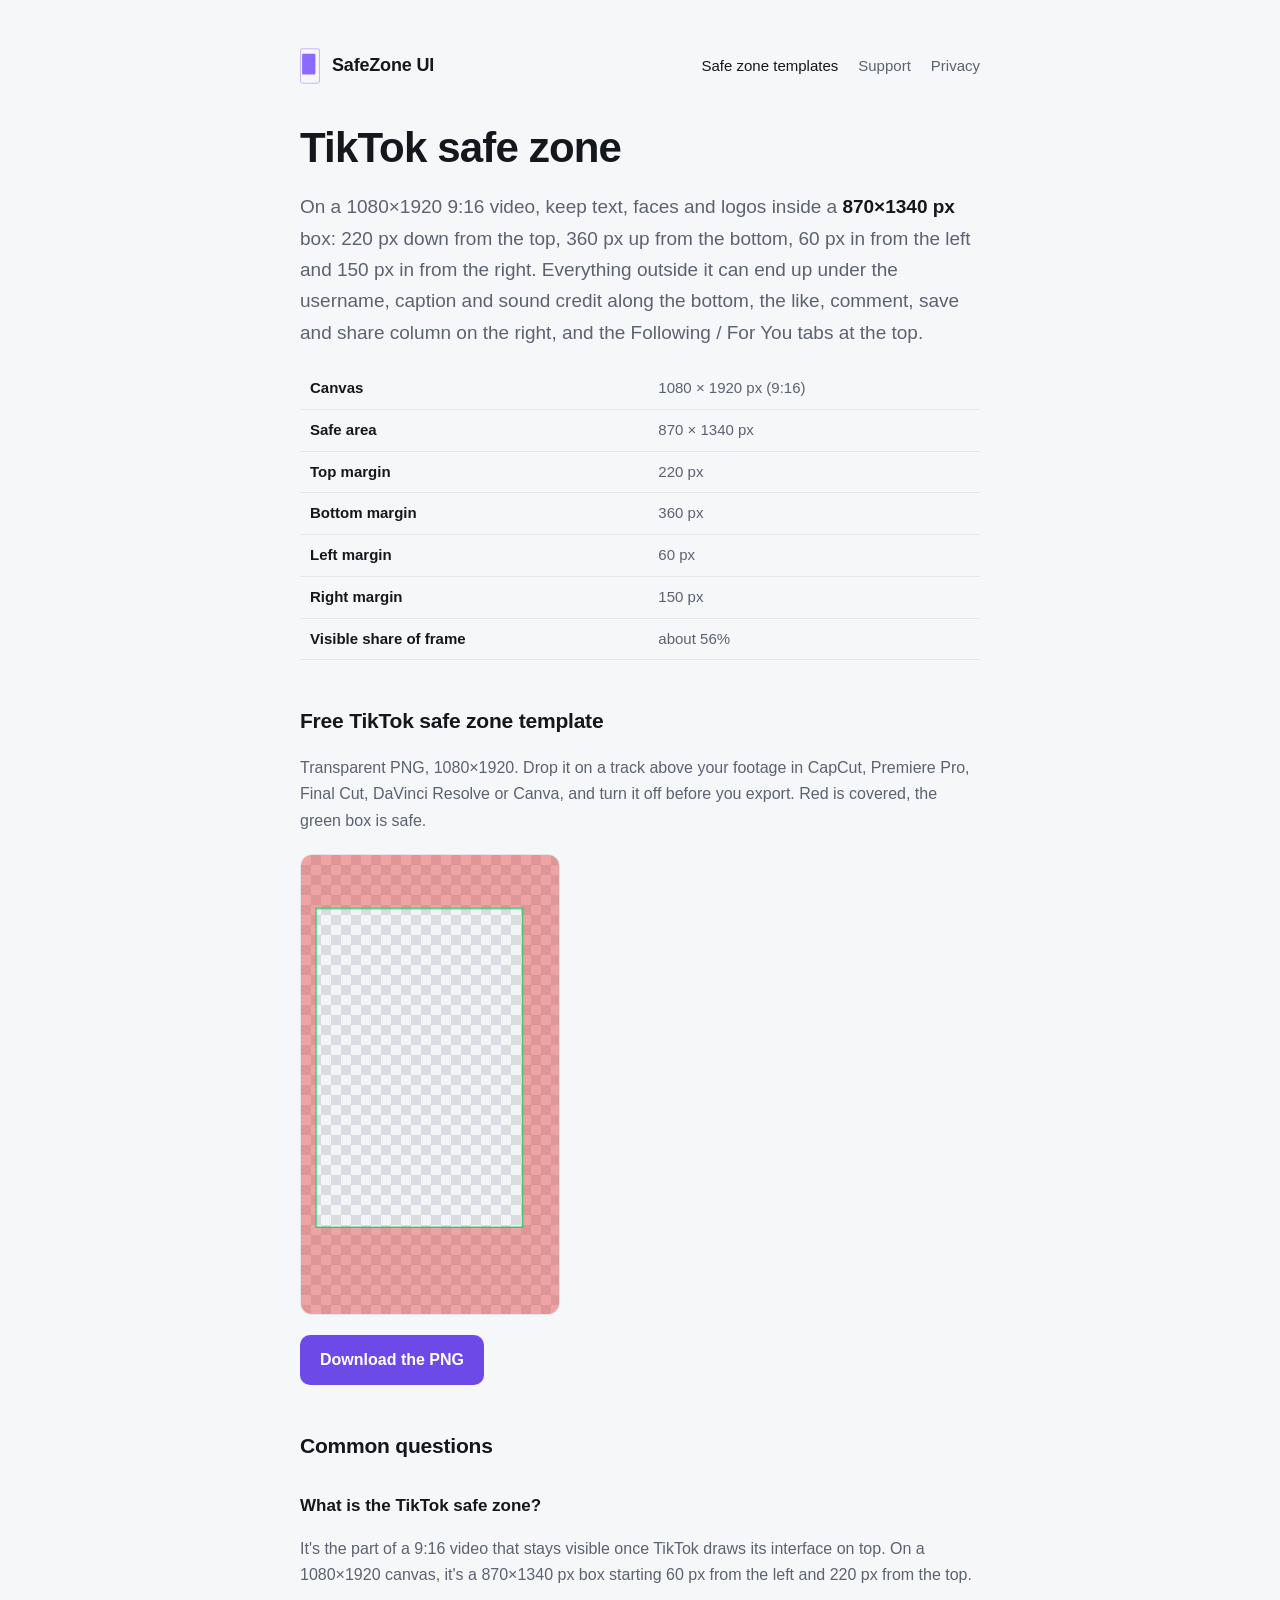
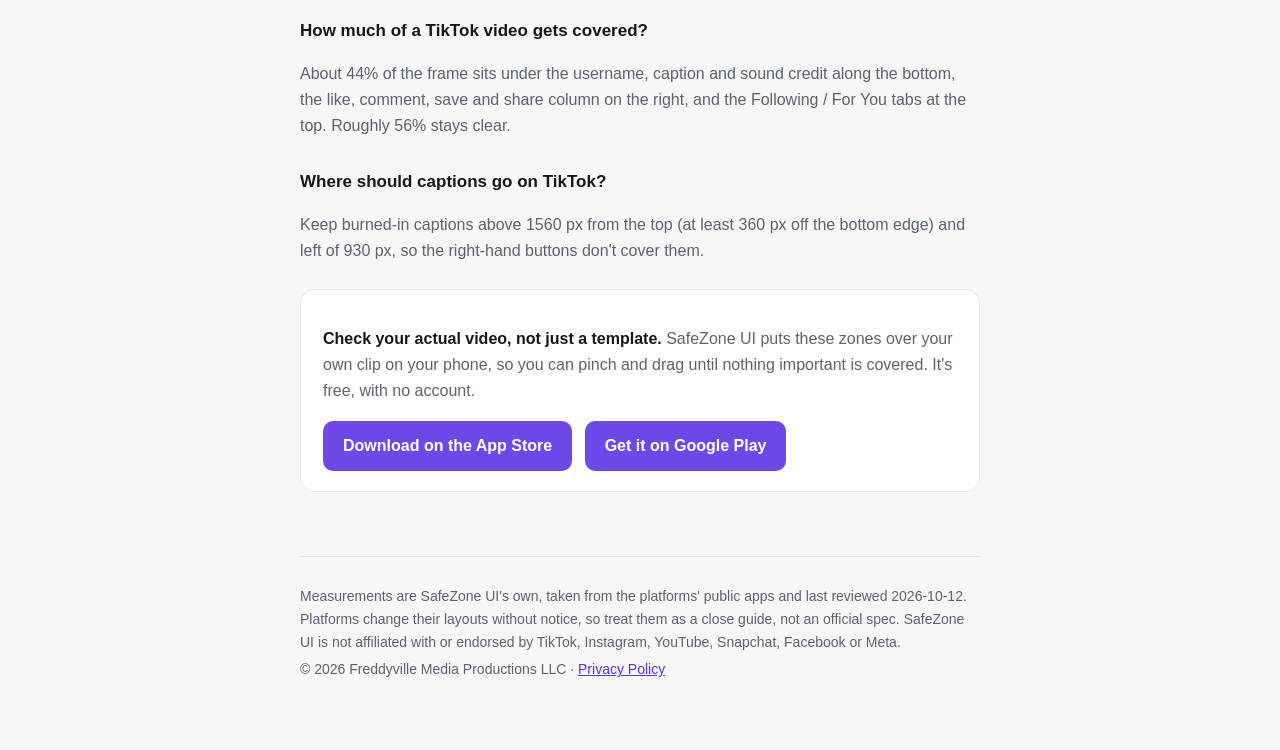
<file: tiktok-safe-zone.html>
<!doctype html>
<html lang="en">
<head>
<meta charset="utf-8">
<meta name="viewport" content="width=device-width, initial-scale=1">
<title>TikTok safe zone: dimensions and free template (1080×1920)</title>
<meta name="description" content="The TikTok safe zone on a 1080×1920 canvas: keep text and faces inside 870×1340 px, 220 px from the top and 360 px from the bottom. Free transparent PNG template.">
<link rel="canonical" href="https://fvm-productions.github.io/safezone-ui-site/tiktok-safe-zone.html">
<meta property="og:title" content="TikTok safe zone: dimensions and free template (1080×1920)">
<meta property="og:description" content="The TikTok safe zone on a 1080×1920 canvas: keep text and faces inside 870×1340 px, 220 px from the top and 360 px from the bottom. Free transparent PNG template.">
<meta property="og:type" content="website">
<meta property="og:url" content="https://fvm-productions.github.io/safezone-ui-site/tiktok-safe-zone.html">
<link rel="icon" href="mark.svg" type="image/svg+xml">
<link rel="stylesheet" href="style.css">
<script type="application/ld+json">{"@context": "https://schema.org", "@type": "FAQPage", "mainEntity": [{"@type": "Question", "name": "What is the TikTok safe zone?", "acceptedAnswer": {"@type": "Answer", "text": "It's the part of a 9:16 video that stays visible once TikTok draws its interface on top. On a 1080\u00d71920 canvas, it's a 870\u00d71340 px box starting 60 px from the left and 220 px from the top."}}, {"@type": "Question", "name": "How much of a TikTok video gets covered?", "acceptedAnswer": {"@type": "Answer", "text": "About 44% of the frame sits under the username, caption and sound credit along the bottom, the like, comment, save and share column on the right, and the Following / For You tabs at the top. Roughly 56% stays clear."}}, {"@type": "Question", "name": "Where should captions go on TikTok?", "acceptedAnswer": {"@type": "Answer", "text": "Keep burned-in captions above 1560 px from the top (at least 360 px off the bottom edge) and left of 930 px, so the right-hand buttons don't cover them."}}]}</script>
</head>
<body>
<div class="wrap">
  <header>
    <a href="./"><img class="mark" src="mark.svg" alt=""><span class="brand">SafeZone UI</span></a>
    <nav aria-label="Site"><a href="safe-zones.html" aria-current="page">Safe zone templates</a><a href="./">Support</a><a href="privacy.html">Privacy</a></nav>
  </header>
  <main>
    <h1>TikTok safe zone</h1>
    <p class="lede">On a 1080×1920 9:16 video, keep text, faces and logos inside a <strong>870×1340 px</strong> box: 220 px down from the top, 360 px up from the bottom, 60 px in from the left and 150 px in from the right. Everything outside it can end up under the username, caption and sound credit along the bottom, the like, comment, save and share column on the right, and the Following / For You tabs at the top.</p>
    <table class="spec"><tr><th scope="row">Canvas</th><td>1080 × 1920 px (9:16)</td></tr><tr><th scope="row">Safe area</th><td>870 × 1340 px</td></tr><tr><th scope="row">Top margin</th><td>220 px</td></tr><tr><th scope="row">Bottom margin</th><td>360 px</td></tr><tr><th scope="row">Left margin</th><td>60 px</td></tr><tr><th scope="row">Right margin</th><td>150 px</td></tr><tr><th scope="row">Visible share of frame</th><td>about 56%</td></tr></table>
    <h2>Free TikTok safe zone template</h2>
    <p>Transparent PNG, 1080×1920. Drop it on a track above your footage in CapCut, Premiere Pro, Final Cut, DaVinci Resolve or Canva, and turn it off before you export. Red is covered, the green box is safe.</p>
    <figure class="template"><img src="templates/tiktok-safe-zone-1080x1920.png" width="1080" height="1920" alt="TikTok safe zone overlay: red covered areas around a green safe box" loading="lazy"></figure>
    <p><a class="button" href="templates/tiktok-safe-zone-1080x1920.png" download>Download the PNG</a></p>
    <h2>Common questions</h2>
<h3>What is the TikTok safe zone?</h3>
<p>It's the part of a 9:16 video that stays visible once TikTok draws its interface on top. On a 1080×1920 canvas, it's a 870×1340 px box starting 60 px from the left and 220 px from the top.</p>
<h3>How much of a TikTok video gets covered?</h3>
<p>About 44% of the frame sits under the username, caption and sound credit along the bottom, the like, comment, save and share column on the right, and the Following / For You tabs at the top. Roughly 56% stays clear.</p>
<h3>Where should captions go on TikTok?</h3>
<p>Keep burned-in captions above 1560 px from the top (at least 360 px off the bottom edge) and left of 930 px, so the right-hand buttons don't cover them.</p>
  </main>
  <div class="card">
    <p><strong>Check your actual video, not just a template.</strong> SafeZone UI puts these zones over your own clip on your phone, so you can pinch and drag until nothing important is covered. It's free, with no account.</p>
    <p><a class="button" href="https://apps.apple.com/app/id6814820004">Download on the App Store</a> <a class="button" href="https://play.google.com/store/apps/details?id=com.freddyville.safezoneui">Get it on Google Play</a></p>
  </div>
  <footer>
    <p>Measurements are SafeZone UI's own, taken from the platforms' public apps and last reviewed 2026-10-12. Platforms change their layouts without notice, so treat them as a close guide, not an official spec. SafeZone UI is not affiliated with or endorsed by TikTok, Instagram, YouTube, Snapchat, Facebook or Meta.</p>
    <p>© 2026 Freddyville Media Productions LLC · <a href="privacy.html">Privacy Policy</a></p>
  </footer>
</div>
</body>
</html>
</file>
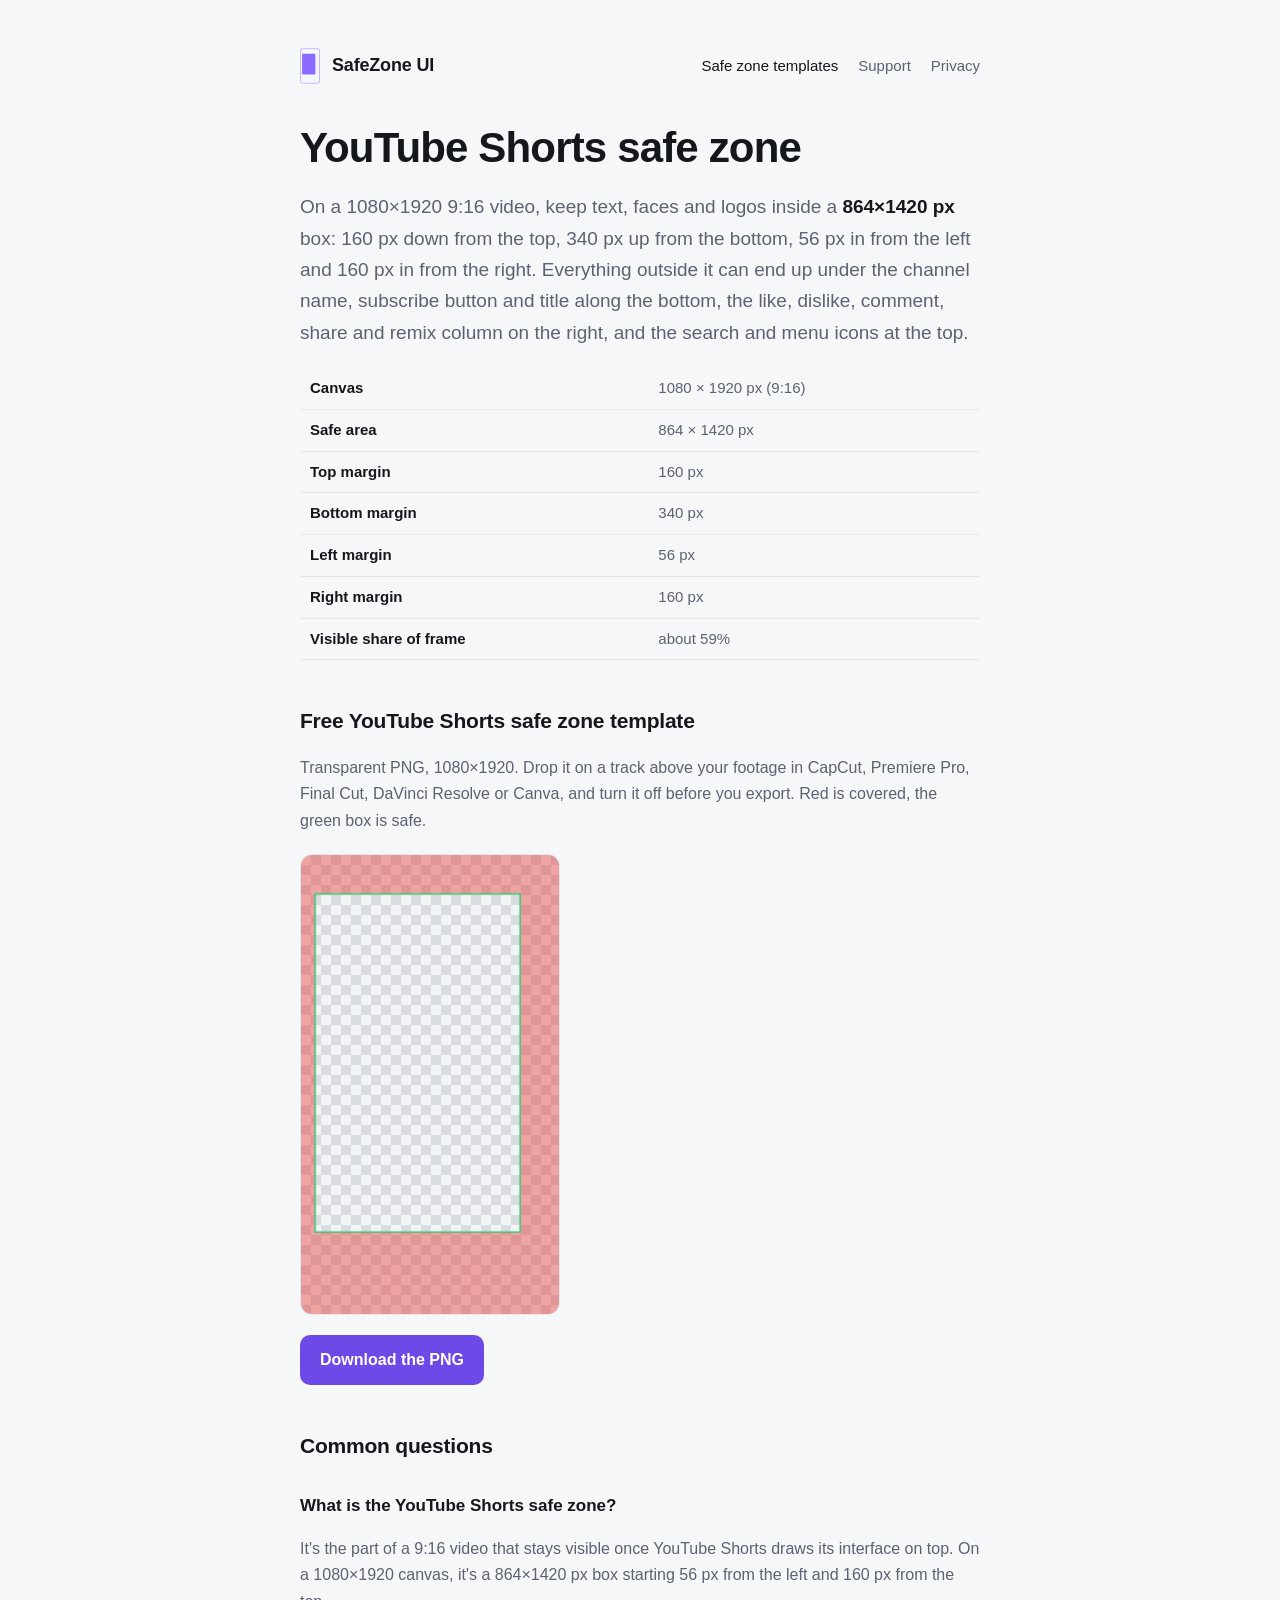
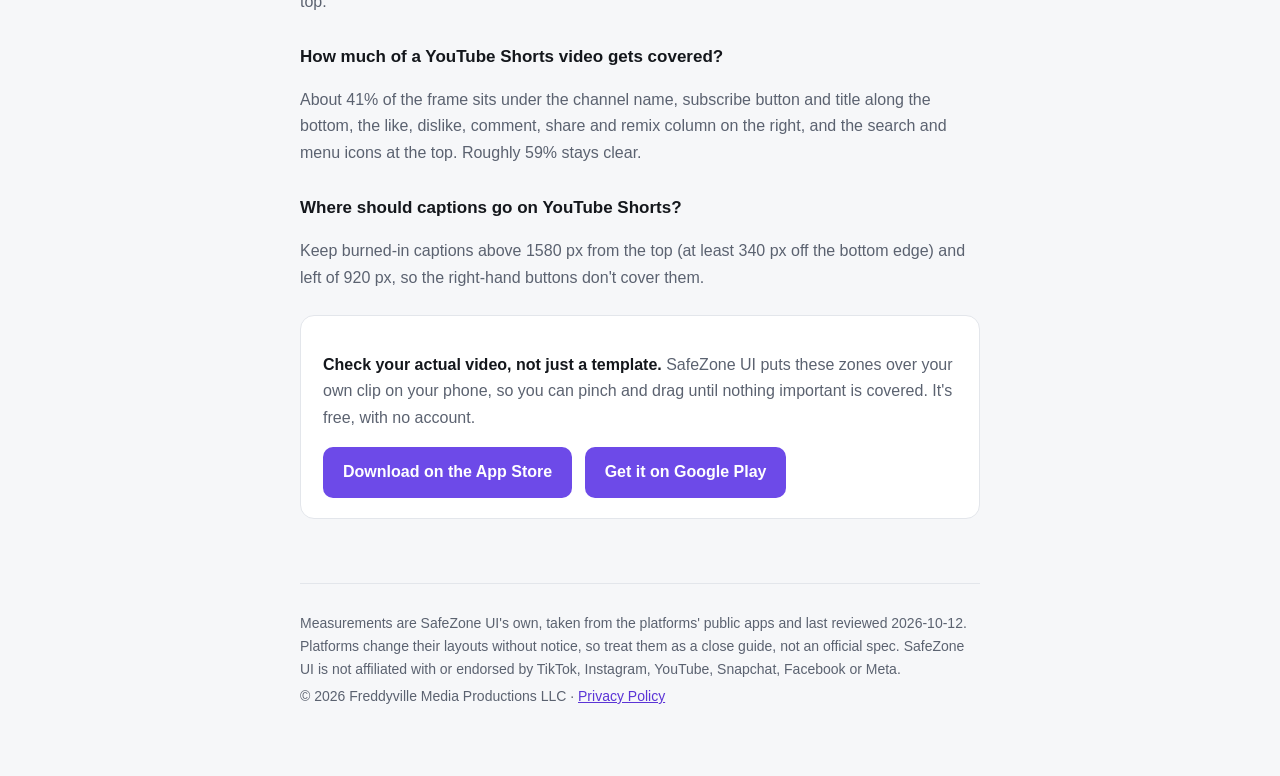
<file: youtube-shorts-safe-zone.html>
<!doctype html>
<html lang="en">
<head>
<meta charset="utf-8">
<meta name="viewport" content="width=device-width, initial-scale=1">
<title>YouTube Shorts safe zone: dimensions and free template (1080×1920)</title>
<meta name="description" content="The YouTube Shorts safe zone on a 1080×1920 canvas: keep text and faces inside 864×1420 px, 160 px from the top and 340 px from the bottom. Free transparent PNG template.">
<link rel="canonical" href="https://fvm-productions.github.io/safezone-ui-site/youtube-shorts-safe-zone.html">
<meta property="og:title" content="YouTube Shorts safe zone: dimensions and free template (1080×1920)">
<meta property="og:description" content="The YouTube Shorts safe zone on a 1080×1920 canvas: keep text and faces inside 864×1420 px, 160 px from the top and 340 px from the bottom. Free transparent PNG template.">
<meta property="og:type" content="website">
<meta property="og:url" content="https://fvm-productions.github.io/safezone-ui-site/youtube-shorts-safe-zone.html">
<link rel="icon" href="mark.svg" type="image/svg+xml">
<link rel="stylesheet" href="style.css">
<script type="application/ld+json">{"@context": "https://schema.org", "@type": "FAQPage", "mainEntity": [{"@type": "Question", "name": "What is the YouTube Shorts safe zone?", "acceptedAnswer": {"@type": "Answer", "text": "It's the part of a 9:16 video that stays visible once YouTube Shorts draws its interface on top. On a 1080\u00d71920 canvas, it's a 864\u00d71420 px box starting 56 px from the left and 160 px from the top."}}, {"@type": "Question", "name": "How much of a YouTube Shorts video gets covered?", "acceptedAnswer": {"@type": "Answer", "text": "About 41% of the frame sits under the channel name, subscribe button and title along the bottom, the like, dislike, comment, share and remix column on the right, and the search and menu icons at the top. Roughly 59% stays clear."}}, {"@type": "Question", "name": "Where should captions go on YouTube Shorts?", "acceptedAnswer": {"@type": "Answer", "text": "Keep burned-in captions above 1580 px from the top (at least 340 px off the bottom edge) and left of 920 px, so the right-hand buttons don't cover them."}}]}</script>
</head>
<body>
<div class="wrap">
  <header>
    <a href="./"><img class="mark" src="mark.svg" alt=""><span class="brand">SafeZone UI</span></a>
    <nav aria-label="Site"><a href="safe-zones.html" aria-current="page">Safe zone templates</a><a href="./">Support</a><a href="privacy.html">Privacy</a></nav>
  </header>
  <main>
    <h1>YouTube Shorts safe zone</h1>
    <p class="lede">On a 1080×1920 9:16 video, keep text, faces and logos inside a <strong>864×1420 px</strong> box: 160 px down from the top, 340 px up from the bottom, 56 px in from the left and 160 px in from the right. Everything outside it can end up under the channel name, subscribe button and title along the bottom, the like, dislike, comment, share and remix column on the right, and the search and menu icons at the top.</p>
    <table class="spec"><tr><th scope="row">Canvas</th><td>1080 × 1920 px (9:16)</td></tr><tr><th scope="row">Safe area</th><td>864 × 1420 px</td></tr><tr><th scope="row">Top margin</th><td>160 px</td></tr><tr><th scope="row">Bottom margin</th><td>340 px</td></tr><tr><th scope="row">Left margin</th><td>56 px</td></tr><tr><th scope="row">Right margin</th><td>160 px</td></tr><tr><th scope="row">Visible share of frame</th><td>about 59%</td></tr></table>
    <h2>Free YouTube Shorts safe zone template</h2>
    <p>Transparent PNG, 1080×1920. Drop it on a track above your footage in CapCut, Premiere Pro, Final Cut, DaVinci Resolve or Canva, and turn it off before you export. Red is covered, the green box is safe.</p>
    <figure class="template"><img src="templates/youtube-shorts-safe-zone-1080x1920.png" width="1080" height="1920" alt="YouTube Shorts safe zone overlay: red covered areas around a green safe box" loading="lazy"></figure>
    <p><a class="button" href="templates/youtube-shorts-safe-zone-1080x1920.png" download>Download the PNG</a></p>
    <h2>Common questions</h2>
<h3>What is the YouTube Shorts safe zone?</h3>
<p>It's the part of a 9:16 video that stays visible once YouTube Shorts draws its interface on top. On a 1080×1920 canvas, it's a 864×1420 px box starting 56 px from the left and 160 px from the top.</p>
<h3>How much of a YouTube Shorts video gets covered?</h3>
<p>About 41% of the frame sits under the channel name, subscribe button and title along the bottom, the like, dislike, comment, share and remix column on the right, and the search and menu icons at the top. Roughly 59% stays clear.</p>
<h3>Where should captions go on YouTube Shorts?</h3>
<p>Keep burned-in captions above 1580 px from the top (at least 340 px off the bottom edge) and left of 920 px, so the right-hand buttons don't cover them.</p>
  </main>
  <div class="card">
    <p><strong>Check your actual video, not just a template.</strong> SafeZone UI puts these zones over your own clip on your phone, so you can pinch and drag until nothing important is covered. It's free, with no account.</p>
    <p><a class="button" href="https://apps.apple.com/app/id6814820004">Download on the App Store</a> <a class="button" href="https://play.google.com/store/apps/details?id=com.freddyville.safezoneui">Get it on Google Play</a></p>
  </div>
  <footer>
    <p>Measurements are SafeZone UI's own, taken from the platforms' public apps and last reviewed 2026-10-12. Platforms change their layouts without notice, so treat them as a close guide, not an official spec. SafeZone UI is not affiliated with or endorsed by TikTok, Instagram, YouTube, Snapchat, Facebook or Meta.</p>
    <p>© 2026 Freddyville Media Productions LLC · <a href="privacy.html">Privacy Policy</a></p>
  </footer>
</div>
</body>
</html>
</file>
<file: style.css>
:root {
  --bg: #F6F7F9; --surface: #FFFFFF; --border: #E3E6EB;
  --text: #14171C; --muted: #5B6270; --accent: #5B34D6; --accent-fill: #6D4AE8;
  --safe: #1B7F4B;
}
@media (prefers-color-scheme: dark) {
  :root {
    --bg: #08090B; --surface: #111318; --border: #23262E;
    --text: #F3F5F7; --muted: #A2A9B6; --accent: #A98BFF; --accent-fill: #6D4AE8;
    --safe: #4CD38A;
  }
}
* { box-sizing: border-box; }
html { -webkit-text-size-adjust: 100%; }
body {
  margin: 0; background: var(--bg); color: var(--text);
  font: 16px/1.65 -apple-system, BlinkMacSystemFont, "Segoe UI", Roboto, "Helvetica Neue", Arial, sans-serif;
}
.wrap { max-width: 720px; margin: 0 auto; padding: 48px 20px 64px; }
header { display: flex; align-items: center; gap: 12px; margin-bottom: 40px; }
header a { color: inherit; text-decoration: none; display: flex; align-items: center; gap: 12px; }
.mark { width: 20px; height: 36px; flex: none; }
.brand { font-weight: 650; font-size: 18px; letter-spacing: -0.01em; }
nav { margin-left: auto; display: flex; gap: 20px; font-size: 15px; }
nav a { color: var(--muted); text-decoration: none; }
nav a[aria-current="page"], nav a:hover { color: var(--text); }
h1 { font-size: clamp(30px, 6vw, 42px); line-height: 1.15; letter-spacing: -0.02em; margin: 0 0 16px; }
h2 { font-size: 21px; letter-spacing: -0.01em; margin: 44px 0 10px; }
h3 { font-size: 17px; margin: 28px 0 6px; }
p, li { color: var(--muted); }
strong, h1, h2, h3 { color: var(--text); }
a { color: var(--accent); }
.lede { font-size: 19px; }
.card { background: var(--surface); border: 1px solid var(--border); border-radius: 14px; padding: 20px 22px; margin: 24px 0; }
.card p:last-child { margin-bottom: 0; }
.promise { display: flex; gap: 12px; align-items: flex-start; }
.promise svg { flex: none; margin-top: 4px; color: var(--safe); }
.button { display: inline-block; background: var(--accent-fill); color: #fff; text-decoration: none; font-weight: 600;
  padding: 12px 20px; border-radius: 10px; }
.button:focus-visible, a:focus-visible { outline: 3px solid var(--accent); outline-offset: 3px; }
table { width: 100%; border-collapse: collapse; font-size: 15px; margin: 16px 0; }
th, td { text-align: left; padding: 10px 8px; border-bottom: 1px solid var(--border); vertical-align: top; }
th { color: var(--text); font-weight: 600; }
td { color: var(--muted); }
.table-scroll { overflow-x: auto; }
footer { margin-top: 64px; padding-top: 24px; border-top: 1px solid var(--border); font-size: 14px; color: var(--muted); }
footer p { margin: 4px 0; }
.spec { width: 100%; border-collapse: collapse; margin: 20px 0; font-size: 15px; }
.spec th, .spec td { text-align: left; padding: 8px 10px; border-bottom: 1px solid var(--border); }
.spec th { color: var(--text); font-weight: 600; }
.spec td { color: var(--muted); }
.template { margin: 20px 0; max-width: 260px; border: 1px solid var(--border); border-radius: 12px; overflow: hidden;
  background: repeating-conic-gradient(#d9dce1 0 25%, #f3f4f6 0 50%) 0 0 / 20px 20px; }
.template img { display: block; width: 100%; height: auto; }
.button + .button { margin-left: 8px; }
</file>
